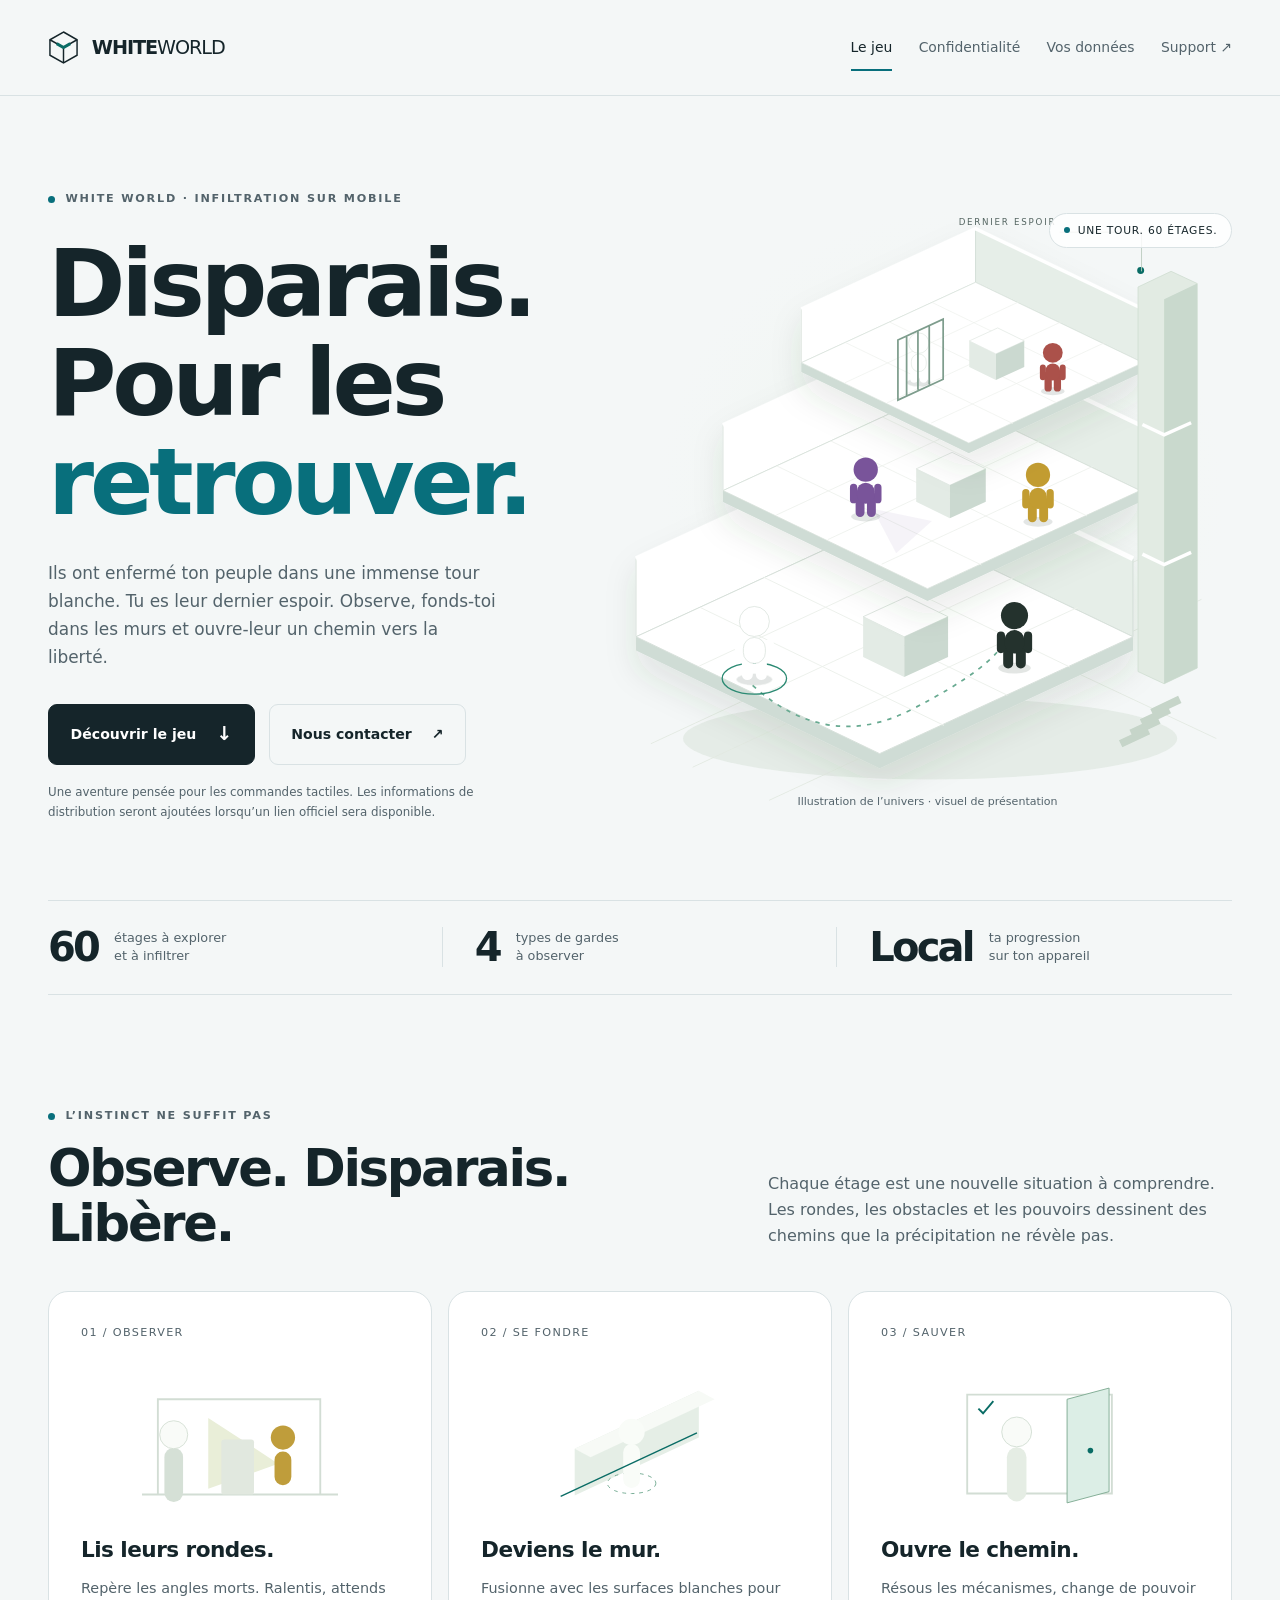
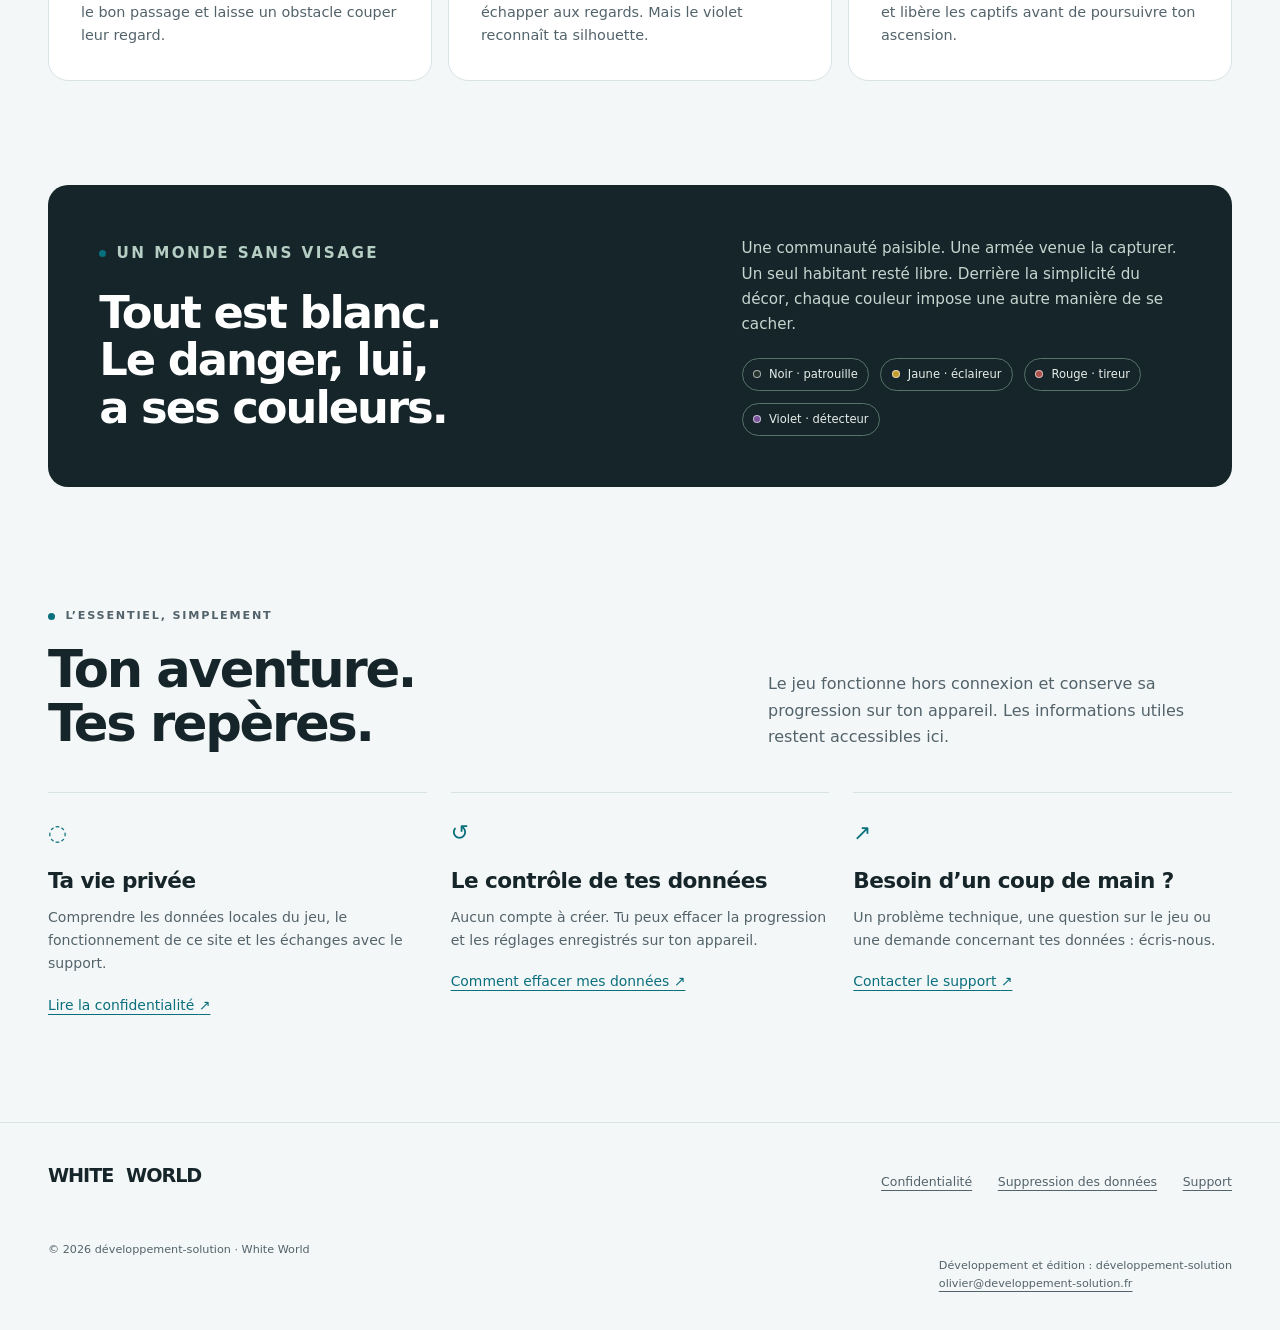
<file: index.html>
<!doctype html>
<html lang="fr">
<head>
  <meta charset="utf-8">
  <meta name="viewport" content="width=device-width, initial-scale=1">
  <meta name="theme-color" content="#f5f7f3">
  <meta name="description" content="White World, jeu mobile d’infiltration et de réflexion. Traversez 60 étages, fondez-vous dans les murs et libérez votre communauté.">
  <meta property="og:type" content="website">
  <meta property="og:locale" content="fr_FR">
  <meta property="og:site_name" content="White World">
  <meta property="og:title" content="White World — Disparais pour les retrouver">
  <meta property="og:description" content="Un monde blanc. Un peuple captif. 60 étages à infiltrer sur mobile.">
  <meta property="og:image" content="https://oliv66001.github.io/white-world/social-card.svg">
  <title>White World — Un jeu mobile d’infiltration</title>
  <link rel="icon" href="favicon.svg" type="image/svg+xml">
  <link rel="stylesheet" href="style.css">
  <script src="script.js" defer></script>
  <link rel="canonical" href="https://oliv66001.github.io/white-world/">
</head>
<body>
<a class="skip-link" href="#contenu">Aller au contenu</a>
<header class="site-header">
  <div class="container header-inner">
    <a class="brand" href="index.html" aria-label="White World, accueil">
      <svg class="brand-mark" viewBox="0 0 32 36" aria-hidden="true"><path d="m16 2 14 8v16l-14 8L2 26V10Z" fill="none" stroke="currentColor" stroke-width="1.5"/><path d="m2 10 14 8 14-8M16 18v16" fill="none" stroke="currentColor" stroke-width="1.5"/><path d="m9 14 7 4 7-4" fill="none" stroke="#096c65" stroke-width="3"/></svg>
      <span>WHITE<span>WORLD</span></span>
    </a>
    <button class="nav-toggle" type="button" aria-controls="navigation" aria-expanded="false" aria-label="Ouvrir le menu" hidden><svg viewBox="0 0 24 24" fill="none" stroke="currentColor" stroke-width="1.5" aria-hidden="true"><path d="M4 7h16M4 12h16M4 17h16"/></svg></button>
    <nav class="site-nav" id="navigation" aria-label="Navigation principale">
      <a href="index.html" aria-current="page">Le jeu</a>
      <a href="privacy.html">Confidentialité</a>
      <a href="delete-account.html">Vos données</a>
      <a href="support.html">Support <span aria-hidden="true">↗</span></a>
    </nav>
  </div>
</header>
<main id="contenu">
  <section class="container hero" aria-labelledby="hero-title">
    <div>
      <p class="eyebrow">White World · Infiltration sur mobile</p>
      <h1 id="hero-title">Disparais.<br>Pour les<br><em>retrouver.</em></h1>
      <p class="hero-copy">Ils ont enfermé ton peuple dans une immense tour blanche. Tu es leur dernier espoir. Observe, fonds-toi dans les murs et ouvre-leur un chemin vers la liberté.</p>
      <div class="button-row"><a class="button" href="#jouer">Découvrir le jeu <span class="button-arrow" aria-hidden="true">↓</span></a><a class="button secondary" href="support.html">Nous contacter <span aria-hidden="true">↗</span></a></div>
      <p class="release-note">Une aventure pensée pour les commandes tactiles. Les informations de distribution seront ajoutées lorsqu’un lien officiel sera disponible.</p>
    </div>
    <figure class="hero-art">
      <span class="art-label">Une tour. 60 étages.</span>
      <svg viewBox="0 0 700 700" role="img" aria-labelledby="tower-title tower-desc">
        <title id="tower-title">La tour blanche, un monde à infiltrer</title>
        <desc id="tower-desc">Illustration isométrique de salles blanches superposées. Un héros blanc se cache, des gardes noirs, jaunes, rouges et violets surveillent les passages, un captif attend sa libération.</desc>
        <defs>
          <radialGradient id="halo"><stop stop-color="#deeee5"/><stop offset="1" stop-color="#f5f7f3" stop-opacity="0"/></radialGradient>
          <filter id="room-shadow" x="-40%" y="-40%" width="190%" height="200%"><feDropShadow dx="0" dy="20" stdDeviation="17" flood-color="#29483f" flood-opacity=".1"/></filter>
          <g id="room"><polygon points="0,100 250,220 510,100 510,114 250,235 0,114" fill="#cfdcd5"/><polygon points="0,100 0,20 260,-100 260,-20" fill="#fff" stroke="#d9e3dc"/><polygon points="260,-100 510,20 510,100 260,-20" fill="#e6eee8" stroke="#d1ddd5"/><polygon points="0,100 260,-20 510,100 250,220" fill="#fff" stroke="#d7e1da"/><path d="m65 130 260-121M128 160 388 39M194 190 453 70M66 70l250 121M131 39l250 121M195 10l250 121" stroke="#edf1ec" stroke-width="1"/><path d="m0 20 260-120 250 120" fill="none" stroke="#fff" stroke-width="5"/></g>
          <g id="cover"><polygon points="0,0 48,-22 93,0 45,22" fill="#fff" stroke="#dae3dc"/><polygon points="0,0 45,22 45,66 0,44" fill="#e3ebe5"/><polygon points="45,22 93,0 93,44 45,66" fill="#cbd9d0"/></g>
          <g id="pawn"><ellipse cy="1" rx="18" ry="6" fill="#263f34" opacity=".13"/><path d="M-7-24v20M7-24v20" stroke="currentColor" stroke-width="11" stroke-linecap="round"/><path d="M-15-35v15M15-35v15" stroke="currentColor" stroke-width="9" stroke-linecap="round"/><rect x="-11" y="-41" width="22" height="26" rx="11" fill="currentColor"/><circle cy="-57" r="15" fill="currentColor"/></g>
        </defs>
        <circle cx="365" cy="340" r="330" fill="url(#halo)"/>
        <ellipse cx="353" cy="619" rx="284" ry="47" fill="#dce7de" opacity=".6"/>
        <path d="M32 625 365 470 682 619M80 652l535-249M168 690 665 459" fill="none" stroke="#e3eae1"/>
        <g filter="url(#room-shadow)"><use href="#room" transform="translate(15 390) scale(1.12)"/><use href="#cover" transform="translate(276 479) scale(1.05)"/></g>
        <path d="M149 558q86 77 182 28t111-84" fill="none" stroke="#68aa91" stroke-width="2" stroke-dasharray="5 7"/>
        <ellipse class="signal" cx="151" cy="550" rx="37" ry="18" fill="none" stroke="#2b8a73" stroke-width="1.5"/>
        <use href="#pawn" transform="translate(151 550) scale(1.15)" color="#fff" stroke="#cfdbd2" stroke-width=".6"/>
        <use href="#pawn" transform="translate(450 537) scale(1.04)" color="#24322d"/>
        <g filter="url(#room-shadow)"><use href="#room" transform="translate(115 240) scale(.94)"/><use href="#cover" transform="translate(337 309) scale(.86)"/></g>
        <use href="#pawn" transform="translate(279 363) scale(.93)" color="#79549a"/>
        <path d="m287 355 68 14-41 37Z" fill="#79549a" opacity=".07"/>
        <use href="#pawn" transform="translate(477 369) scale(.93)" color="#c29c31"/>
        <g filter="url(#room-shadow)"><use href="#room" transform="translate(205 110) scale(.77)"/><use href="#cover" transform="translate(398 162) scale(.68)"/></g>
        <use href="#pawn" transform="translate(340 209) scale(.78)" color="#fff" stroke="#cbd7ce" stroke-width=".6"/>
        <path d="m316 161 52-24v69l-52 24Zm10-5v69m13-75v68m13-74v68" fill="none" stroke="#7e9d8d" stroke-width="2"/>
        <use href="#pawn" transform="translate(494 219) scale(.76)" color="#ab514a"/>
        <path d="m592 100 38-18 30 14v442l-38 18-30-14Z" fill="#e2ebe3" stroke="#d1dfd4"/><path d="m622 114 38-18v442l-38 18Z" fill="#c9d9cd"/><path d="m597 258 25 12 31-14m-56 151 25 12 31-14" fill="none" stroke="#fff" stroke-width="4"/>
        <path d="m608 589 32-15m-44 27 32-15m-44 27 32-15m-44 27 32-15" stroke="#c6d5c9" stroke-width="9"/>
        <circle cx="595" cy="81" r="4" fill="#096c65"/>
        <path d="M596 82V37h-94" fill="none" stroke="#b9cabe"/>
        <text x="498" y="29" text-anchor="end" font-size="10" letter-spacing="2" fill="#536460" font-family="system-ui,sans-serif">DERNIER ESPOIR</text>
      </svg>
      <figcaption>Illustration de l’univers · visuel de présentation</figcaption>
    </figure>
  </section>
  <div class="container metrics" aria-label="Le jeu en trois repères"><div class="metric"><strong>60</strong><span>étages à explorer<br>et à infiltrer</span></div><div class="metric"><strong>4</strong><span>types de gardes<br>à observer</span></div><div class="metric"><strong>Local</strong><span>ta progression<br>sur ton appareil</span></div></div>
  <section class="container section" id="jouer" aria-labelledby="mechanics-title">
    <div class="section-heading"><div><p class="eyebrow">L’instinct ne suffit pas</p><h2 id="mechanics-title">Observe. Disparais.<br>Libère.</h2></div><p>Chaque étage est une nouvelle situation à comprendre. Les rondes, les obstacles et les pouvoirs dessinent des chemins que la précipitation ne révèle pas.</p></div>
    <div class="mechanics">
      <article class="mechanic"><span class="card-index">01 / OBSERVER</span><svg viewBox="0 0 240 150" aria-hidden="true"><path d="M15 128h210M32 128V26h174v102" fill="none" stroke="#d2ddd4" stroke-width="2"/><path d="m161 95-75-49v76Z" fill="#e9eed8"/><rect x="100" y="69" width="35" height="59" rx="3" fill="#e1e8df"/><circle cx="166" cy="67" r="13" fill="#bf9d3b"/><rect x="157" y="82" width="18" height="36" rx="9" fill="#bf9d3b"/><path d="M49 126V88" stroke="#d5e0d6" stroke-width="20" stroke-linecap="round"/><circle cx="49" cy="64" r="15" fill="#f9fbf8" stroke="#d5e0d6"/></svg><h3>Lis leurs rondes.</h3><p>Repère les angles morts. Ralentis, attends le bon passage et laisse un obstacle couper leur regard.</p></article>
      <article class="mechanic"><span class="card-index">02 / SE FONDRE</span><svg viewBox="0 0 240 150" aria-hidden="true"><path d="m50 129 133-62V17L50 79Z" fill="#e5eee6"/><path d="m50 79 133-62 17 9L67 88Z" fill="#f7faf6"/><ellipse cx="111" cy="116" rx="26" ry="11" fill="none" stroke="#72a991" stroke-dasharray="4 5"/><path d="M111 112V83" stroke="#f9fcf8" stroke-width="18" stroke-linecap="round"/><circle cx="111" cy="61" r="14" fill="#f9fcf8"/><path d="m35 130 146-68" fill="none" stroke="#096c65" stroke-width="1.5"/></svg><h3>Deviens le mur.</h3><p>Fusionne avec les surfaces blanches pour échapper aux regards. Mais le violet reconnaît ta silhouette.</p></article>
      <article class="mechanic"><span class="card-index">03 / SAUVER</span><svg viewBox="0 0 240 150" aria-hidden="true"><path d="M42 127h155V21H42Z" fill="none" stroke="#d2ddd4" stroke-width="2"/><path d="m149 26 45-12v111l-45 12Z" fill="#dceee6" stroke="#7eaa92"/><circle cx="174" cy="81" r="3" fill="#096c65"/><path d="M95 125V88" stroke="#e5ede4" stroke-width="21" stroke-linecap="round"/><circle cx="95" cy="61" r="16" fill="#f9fbf8" stroke="#d3dfd4"/><path d="m54 36 5 5 11-13" fill="none" stroke="#096c65" stroke-width="2"/></svg><h3>Ouvre le chemin.</h3><p>Résous les mécanismes, change de pouvoir et libère les captifs avant de poursuivre ton ascension.</p></article>
    </div>
  </section>
  <section class="container story-band" aria-labelledby="story-title"><div><p class="eyebrow">Un monde sans visage</p><h2 id="story-title">Tout est blanc.<br>Le danger, lui,<br>a ses couleurs.</h2></div><div><p>Une communauté paisible. Une armée venue la capturer. Un seul habitant resté libre. Derrière la simplicité du décor, chaque couleur impose une autre manière de se cacher.</p><div class="guard-list" aria-label="Les types de gardes"><span class="guard-tag"><i style="--guard:#24322d" aria-hidden="true"></i>Noir · patrouille</span><span class="guard-tag"><i style="--guard:#c29c31" aria-hidden="true"></i>Jaune · éclaireur</span><span class="guard-tag"><i style="--guard:#ab514a" aria-hidden="true"></i>Rouge · tireur</span><span class="guard-tag"><i style="--guard:#79549a" aria-hidden="true"></i>Violet · détecteur</span></div></div></section>
  <section class="container section" aria-labelledby="care-title"><div class="section-heading"><div><p class="eyebrow">L’essentiel, simplement</p><h2 id="care-title">Ton aventure.<br>Tes repères.</h2></div><p>Le jeu fonctionne hors connexion et conserve sa progression sur ton appareil. Les informations utiles restent accessibles ici.</p></div><div class="care-grid"><article class="care-card"><div class="care-icon" aria-hidden="true">◌</div><h3>Ta vie privée</h3><p>Comprendre les données locales du jeu, le fonctionnement de ce site et les échanges avec le support.</p><a href="privacy.html">Lire la confidentialité <span aria-hidden="true">↗</span></a></article><article class="care-card"><div class="care-icon" aria-hidden="true">↺</div><h3>Le contrôle de tes données</h3><p>Aucun compte à créer. Tu peux effacer la progression et les réglages enregistrés sur ton appareil.</p><a href="delete-account.html">Comment effacer mes données <span aria-hidden="true">↗</span></a></article><article class="care-card"><div class="care-icon" aria-hidden="true">↗</div><h3>Besoin d’un coup de main ?</h3><p>Un problème technique, une question sur le jeu ou une demande concernant tes données : écris-nous.</p><a href="support.html">Contacter le support <span aria-hidden="true">↗</span></a></article></div></section>
</main>
<footer class="site-footer"><div class="container"><div class="footer-top"><a class="brand" href="index.html">WHITE<span>WORLD</span></a><nav class="footer-links" aria-label="Liens de pied de page"><a href="privacy.html">Confidentialité</a><a href="delete-account.html">Suppression des données</a><a href="support.html">Support</a></nav></div><div class="footer-bottom"><p>© 2026 développement-solution · White World</p><p>Développement et édition : développement-solution<br><a href="mailto:olivier@developpement-solution.fr">olivier@developpement-solution.fr</a></p></div></div></footer>
</body>
</html>
</file>
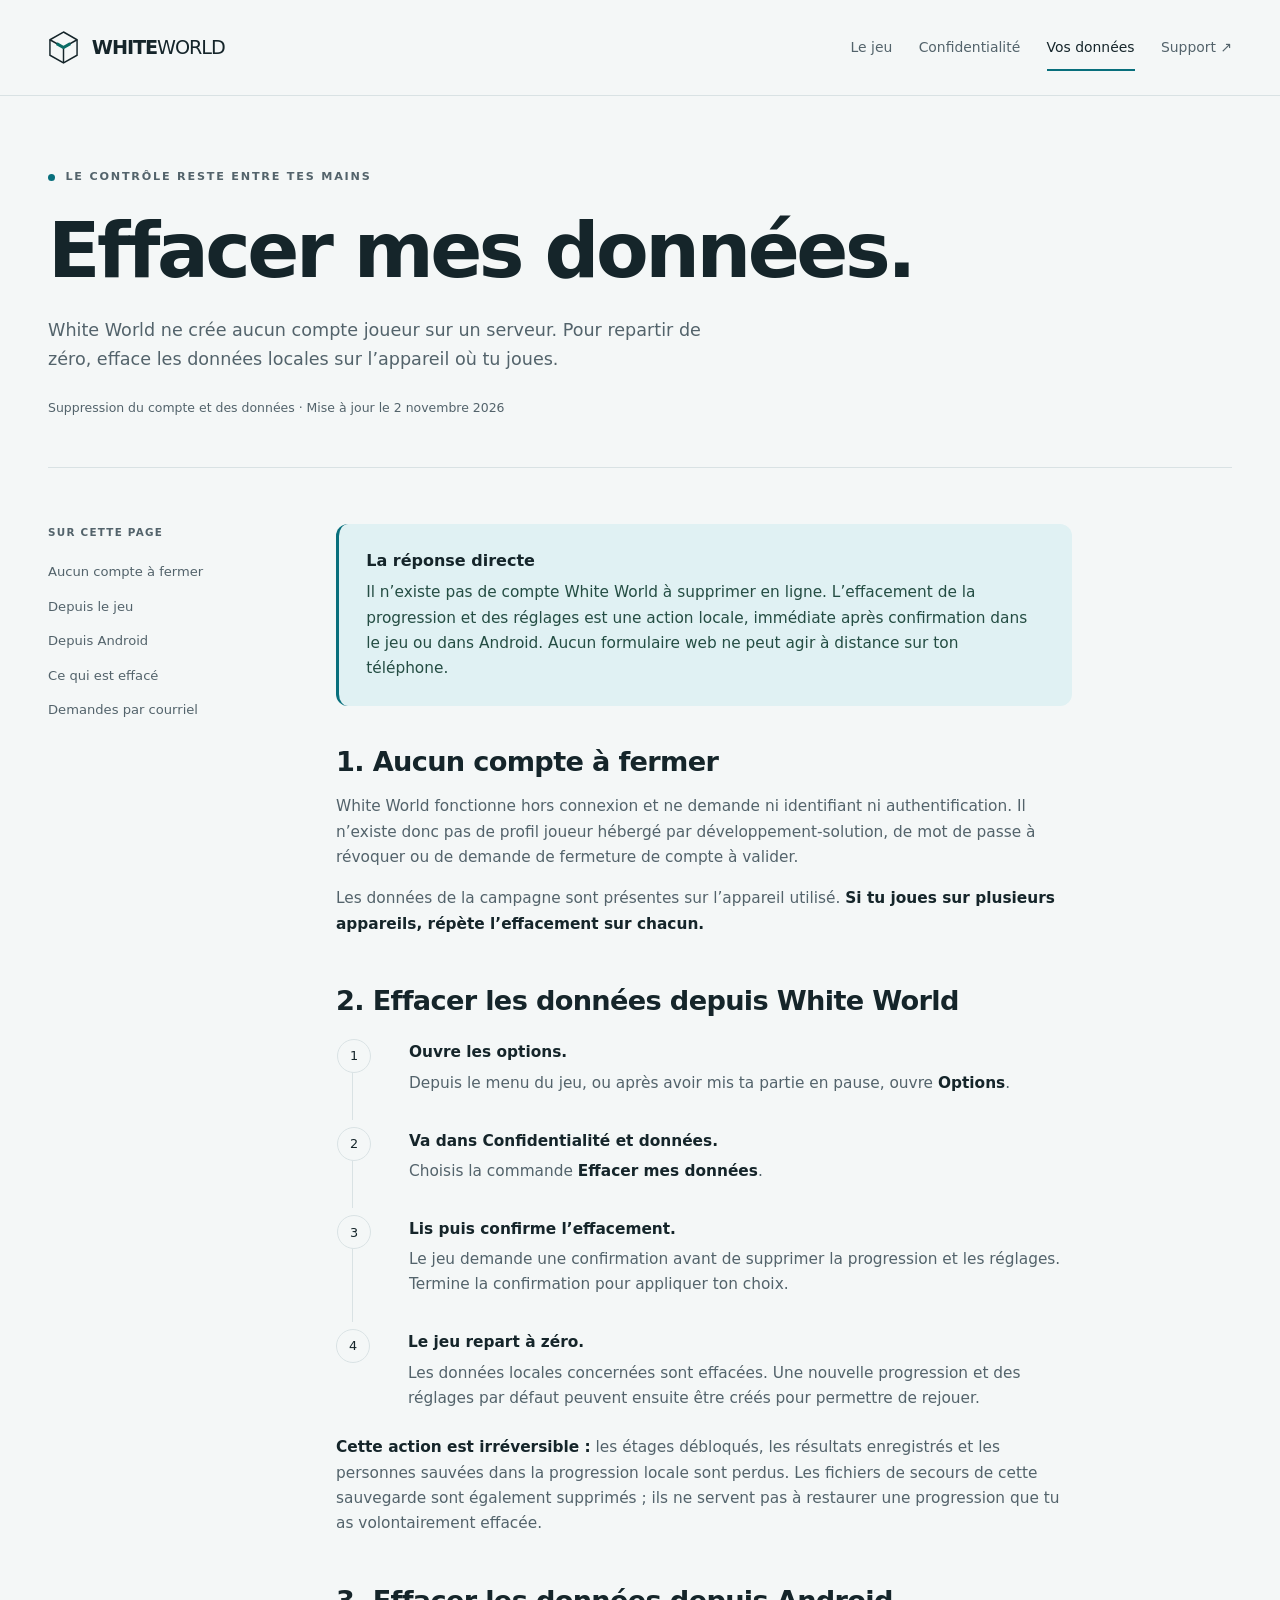
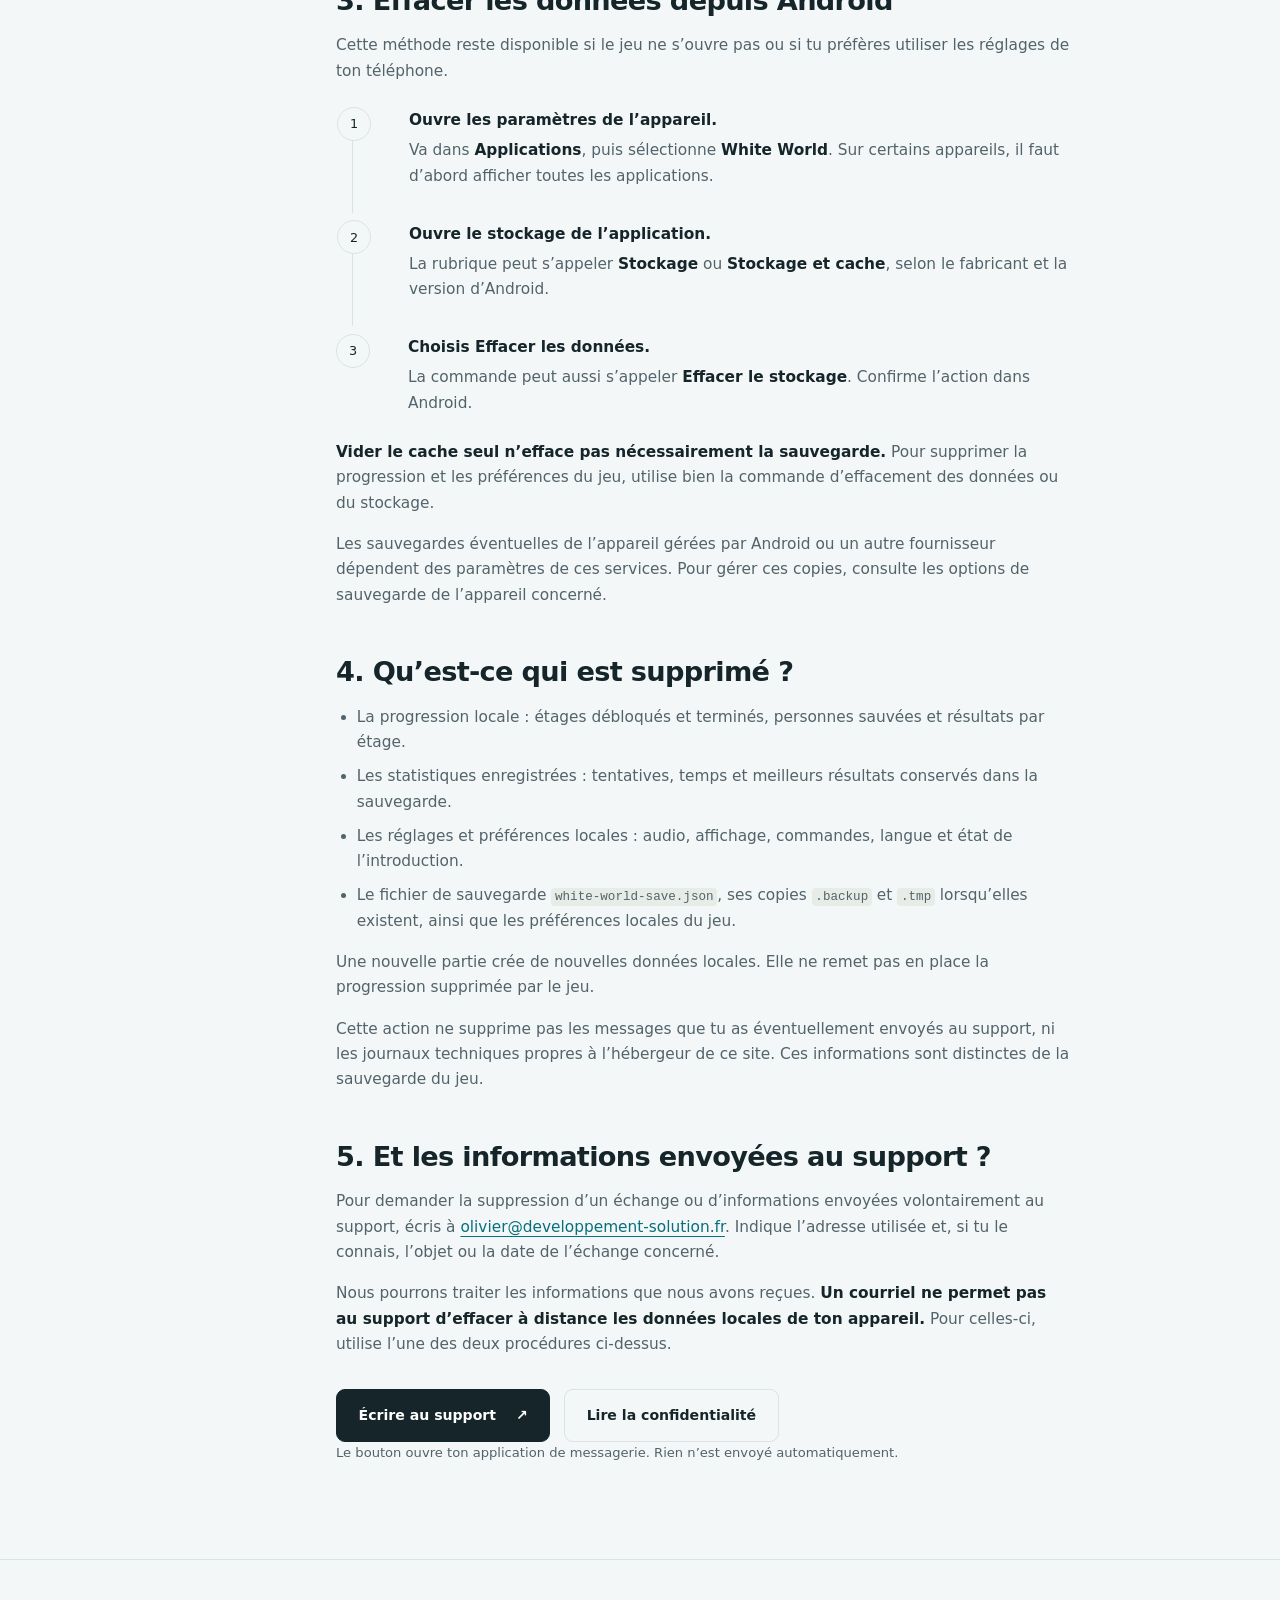
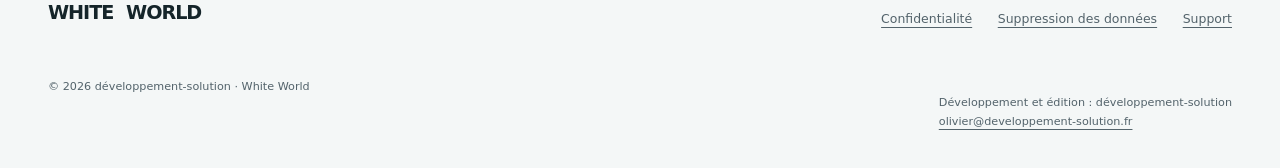
<file: delete-account.html>
<!doctype html>
<html lang="fr">
<head>
  <meta charset="utf-8">
  <meta name="viewport" content="width=device-width, initial-scale=1">
  <meta name="theme-color" content="#f5f7f3">
  <meta name="description" content="White World ne crée pas de compte en ligne. Découvrez comment effacer immédiatement la progression et les réglages stockés sur votre appareil.">
  <meta property="og:type" content="website">
  <meta property="og:locale" content="fr_FR">
  <meta property="og:site_name" content="White World">
  <meta property="og:title" content="Suppression du compte et des données — White World">
  <meta property="og:description" content="White World ne crée pas de compte en ligne. Découvrez comment effacer immédiatement la progression et les réglages stockés sur votre appareil.">
  <meta property="og:image" content="https://oliv66001.github.io/white-world/social-card.svg">
  <title>Suppression du compte et des données — White World</title>
  <link rel="icon" href="favicon.svg" type="image/svg+xml">
  <link rel="stylesheet" href="style.css">
  <script src="script.js" defer></script>
  <link rel="canonical" href="https://oliv66001.github.io/white-world/delete-account.html">
</head>
<body>
<a class="skip-link" href="#contenu">Aller au contenu</a>
<header class="site-header">
  <div class="container header-inner">
    <a class="brand" href="index.html" aria-label="White World, accueil">
      <svg class="brand-mark" viewBox="0 0 32 36" aria-hidden="true"><path d="m16 2 14 8v16l-14 8L2 26V10Z" fill="none" stroke="currentColor" stroke-width="1.5"/><path d="m2 10 14 8 14-8M16 18v16" fill="none" stroke="currentColor" stroke-width="1.5"/><path d="m9 14 7 4 7-4" fill="none" stroke="#096c65" stroke-width="3"/></svg>
      <span>WHITE<span>WORLD</span></span>
    </a>
    <button class="nav-toggle" type="button" aria-controls="navigation" aria-expanded="false" aria-label="Ouvrir le menu" hidden><svg viewBox="0 0 24 24" fill="none" stroke="currentColor" stroke-width="1.5" aria-hidden="true"><path d="M4 7h16M4 12h16M4 17h16"/></svg></button>
    <nav class="site-nav" id="navigation" aria-label="Navigation principale">
      <a href="index.html">Le jeu</a>
      <a href="privacy.html">Confidentialité</a>
      <a href="delete-account.html" aria-current="page">Vos données</a>
      <a href="support.html">Support <span aria-hidden="true">↗</span></a>
    </nav>
  </div>
</header>

<main id="contenu">
  <section class="container page-hero"><p class="eyebrow">Le contrôle reste entre tes mains</p><h1>Effacer mes données.</h1><p class="page-intro">White World ne crée aucun compte joueur sur un serveur. Pour repartir de zéro, efface les données locales sur l’appareil où tu joues.</p><p class="updated">Suppression du compte et des données · Mise à jour le 2 novembre 2026</p></section>
  <div class="container document-grid">
    <nav class="toc" aria-label="Sommaire de la suppression"><strong>Sur cette page</strong><a href="#aucun-compte">Aucun compte à fermer</a><a href="#dans-le-jeu">Depuis le jeu</a><a href="#android">Depuis Android</a><a href="#effacement">Ce qui est effacé</a><a href="#courriel">Demandes par courriel</a></nav>
    <article class="prose">
      <div class="callout"><strong>La réponse directe</strong><p>Il n’existe pas de compte White World à supprimer en ligne. L’effacement de la progression et des réglages est une action locale, immédiate après confirmation dans le jeu ou dans Android. Aucun formulaire web ne peut agir à distance sur ton téléphone.</p></div>
      <section id="aucun-compte"><h2>1. Aucun compte à fermer</h2><p>White World fonctionne hors connexion et ne demande ni identifiant ni authentification. Il n’existe donc pas de profil joueur hébergé par développement-solution, de mot de passe à révoquer ou de demande de fermeture de compte à valider.</p><p>Les données de la campagne sont présentes sur l’appareil utilisé. <strong>Si tu joues sur plusieurs appareils, répète l’effacement sur chacun.</strong></p></section>
      <section id="dans-le-jeu"><h2>2. Effacer les données depuis White World</h2><ol class="steps"><li><strong>Ouvre les options.</strong>Depuis le menu du jeu, ou après avoir mis ta partie en pause, ouvre <strong>Options</strong>.</li><li><strong>Va dans Confidentialité et données.</strong>Choisis la commande <strong>Effacer mes données</strong>.</li><li><strong>Lis puis confirme l’effacement.</strong>Le jeu demande une confirmation avant de supprimer la progression et les réglages. Termine la confirmation pour appliquer ton choix.</li><li><strong>Le jeu repart à zéro.</strong>Les données locales concernées sont effacées. Une nouvelle progression et des réglages par défaut peuvent ensuite être créés pour permettre de rejouer.</li></ol><p><strong>Cette action est irréversible :</strong> les étages débloqués, les résultats enregistrés et les personnes sauvées dans la progression locale sont perdus. Les fichiers de secours de cette sauvegarde sont également supprimés ; ils ne servent pas à restaurer une progression que tu as volontairement effacée.</p></section>
      <section id="android"><h2>3. Effacer les données depuis Android</h2><p>Cette méthode reste disponible si le jeu ne s’ouvre pas ou si tu préfères utiliser les réglages de ton téléphone.</p><ol class="steps"><li><strong>Ouvre les paramètres de l’appareil.</strong>Va dans <strong>Applications</strong>, puis sélectionne <strong>White World</strong>. Sur certains appareils, il faut d’abord afficher toutes les applications.</li><li><strong>Ouvre le stockage de l’application.</strong>La rubrique peut s’appeler <strong>Stockage</strong> ou <strong>Stockage et cache</strong>, selon le fabricant et la version d’Android.</li><li><strong>Choisis Effacer les données.</strong>La commande peut aussi s’appeler <strong>Effacer le stockage</strong>. Confirme l’action dans Android.</li></ol><p><strong>Vider le cache seul n’efface pas nécessairement la sauvegarde.</strong> Pour supprimer la progression et les préférences du jeu, utilise bien la commande d’effacement des données ou du stockage.</p><p>Les sauvegardes éventuelles de l’appareil gérées par Android ou un autre fournisseur dépendent des paramètres de ces services. Pour gérer ces copies, consulte les options de sauvegarde de l’appareil concerné.</p></section>
      <section id="effacement"><h2>4. Qu’est-ce qui est supprimé ?</h2><ul><li>La progression locale : étages débloqués et terminés, personnes sauvées et résultats par étage.</li><li>Les statistiques enregistrées : tentatives, temps et meilleurs résultats conservés dans la sauvegarde.</li><li>Les réglages et préférences locales : audio, affichage, commandes, langue et état de l’introduction.</li><li>Le fichier de sauvegarde <code>white-world-save.json</code>, ses copies <code>.backup</code> et <code>.tmp</code> lorsqu’elles existent, ainsi que les préférences locales du jeu.</li></ul><p>Une nouvelle partie crée de nouvelles données locales. Elle ne remet pas en place la progression supprimée par le jeu.</p><p>Cette action ne supprime pas les messages que tu as éventuellement envoyés au support, ni les journaux techniques propres à l’hébergeur de ce site. Ces informations sont distinctes de la sauvegarde du jeu.</p></section>
      <section id="courriel"><h2>5. Et les informations envoyées au support ?</h2><p>Pour demander la suppression d’un échange ou d’informations envoyées volontairement au support, écris à <a href="mailto:olivier@developpement-solution.fr?subject=White%20World%20%E2%80%94%20suppression%20de%20mes%20donn%C3%A9es">olivier@developpement-solution.fr</a>. Indique l’adresse utilisée et, si tu le connais, l’objet ou la date de l’échange concerné.</p><p>Nous pourrons traiter les informations que nous avons reçues. <strong>Un courriel ne permet pas au support d’effacer à distance les données locales de ton appareil.</strong> Pour celles-ci, utilise l’une des deux procédures ci-dessus.</p><div class="button-row"><a class="button" href="mailto:olivier@developpement-solution.fr?subject=White%20World%20%E2%80%94%20suppression%20de%20mes%20donn%C3%A9es">Écrire au support <span aria-hidden="true">↗</span></a><a class="button secondary" href="privacy.html">Lire la confidentialité</a></div><p class="inline-note">Le bouton ouvre ton application de messagerie. Rien n’est envoyé automatiquement.</p></section>
    </article>
  </div>
</main>

<footer class="site-footer"><div class="container"><div class="footer-top"><a class="brand" href="index.html">WHITE<span>WORLD</span></a><nav class="footer-links" aria-label="Liens de pied de page"><a href="privacy.html">Confidentialité</a><a href="delete-account.html">Suppression des données</a><a href="support.html">Support</a></nav></div><div class="footer-bottom"><p>© 2026 développement-solution · White World</p><p>Développement et édition : développement-solution<br><a href="mailto:olivier@developpement-solution.fr">olivier@developpement-solution.fr</a></p></div></div></footer>
</body>
</html>
</file>
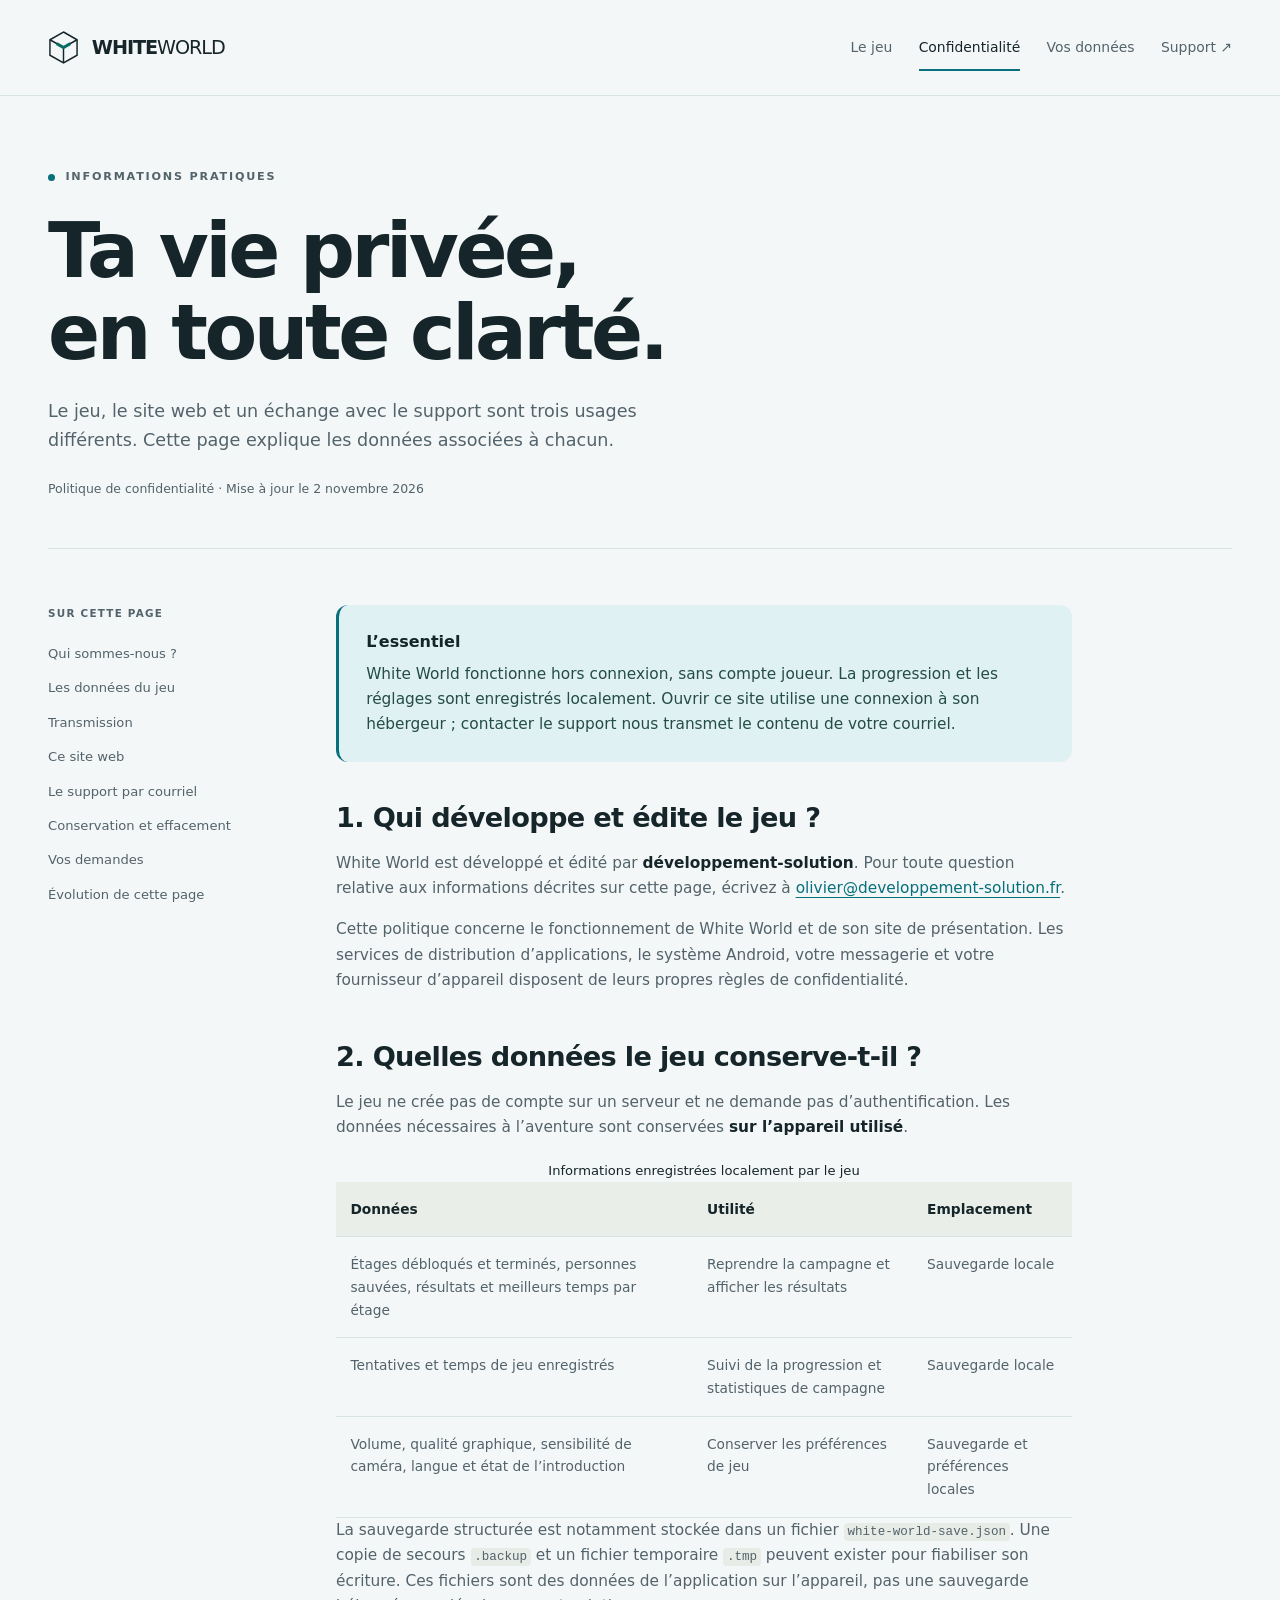
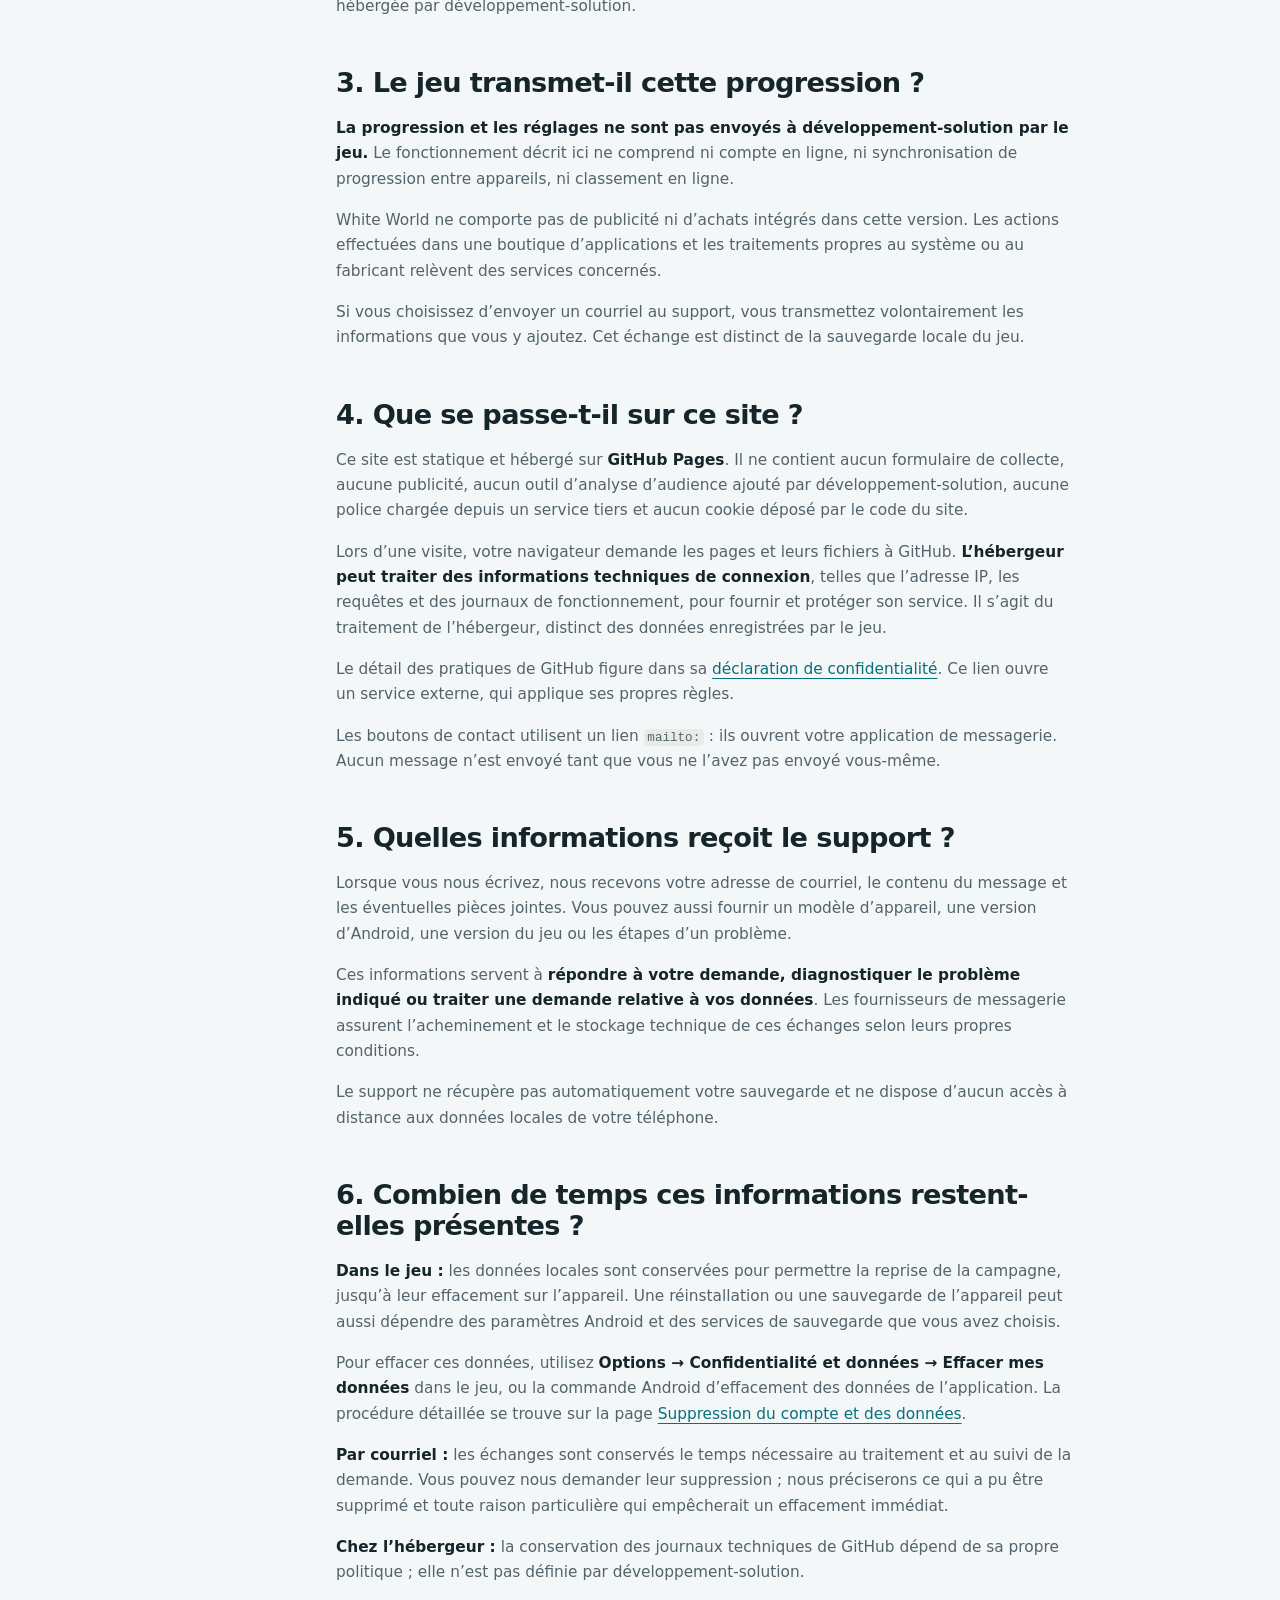
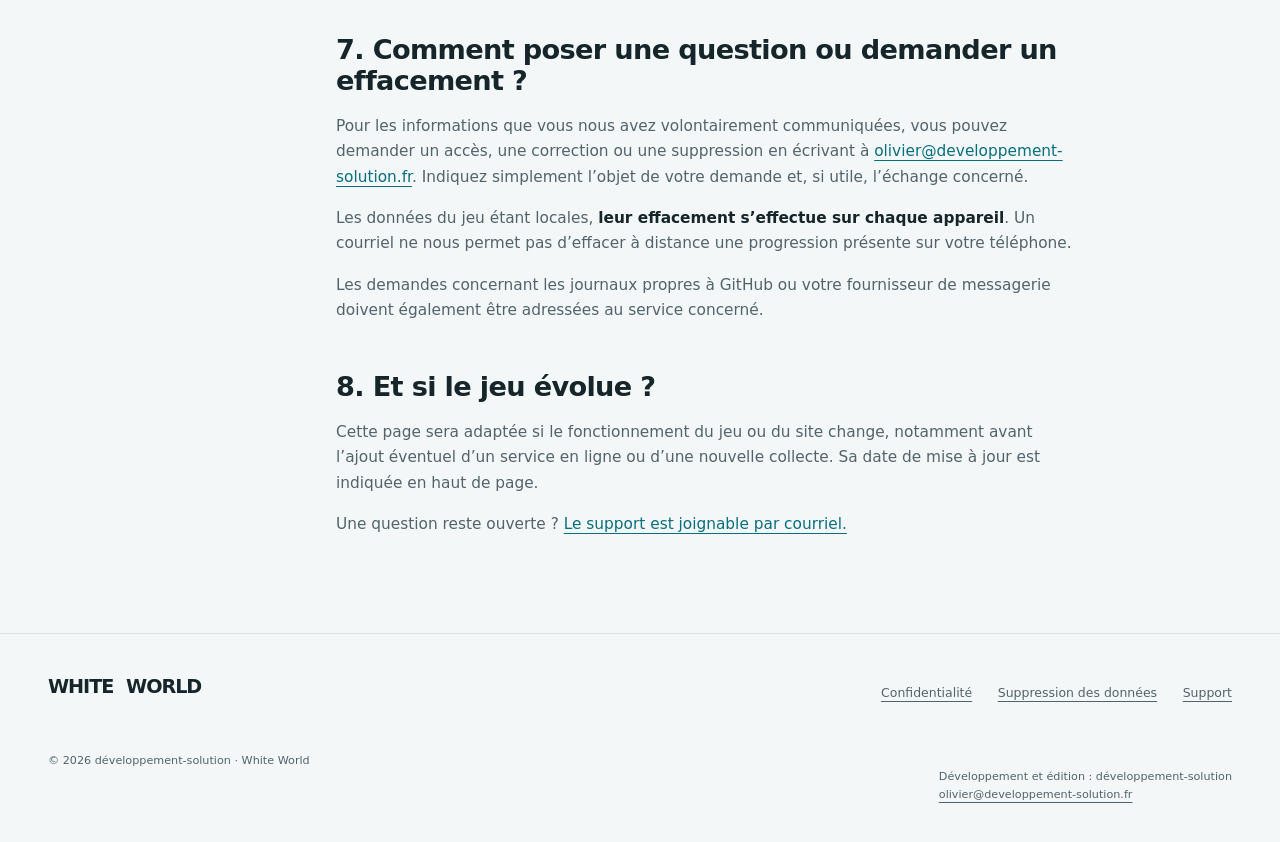
<file: privacy.html>
<!doctype html>
<html lang="fr">
<head>
  <meta charset="utf-8">
  <meta name="viewport" content="width=device-width, initial-scale=1">
  <meta name="theme-color" content="#f5f7f3">
  <meta name="description" content="Comment White World conserve vos données de jeu sur votre appareil, et comment ce site et le support traitent les informations qui leur sont communiquées.">
  <meta property="og:type" content="website">
  <meta property="og:locale" content="fr_FR">
  <meta property="og:site_name" content="White World">
  <meta property="og:title" content="Confidentialité — White World">
  <meta property="og:description" content="Comment White World conserve vos données de jeu sur votre appareil, et comment ce site et le support traitent les informations qui leur sont communiquées.">
  <meta property="og:image" content="https://oliv66001.github.io/white-world/social-card.svg">
  <title>Confidentialité — White World</title>
  <link rel="icon" href="favicon.svg" type="image/svg+xml">
  <link rel="stylesheet" href="style.css">
  <script src="script.js" defer></script>
  <link rel="canonical" href="https://oliv66001.github.io/white-world/privacy.html">
</head>
<body>
<a class="skip-link" href="#contenu">Aller au contenu</a>
<header class="site-header">
  <div class="container header-inner">
    <a class="brand" href="index.html" aria-label="White World, accueil">
      <svg class="brand-mark" viewBox="0 0 32 36" aria-hidden="true"><path d="m16 2 14 8v16l-14 8L2 26V10Z" fill="none" stroke="currentColor" stroke-width="1.5"/><path d="m2 10 14 8 14-8M16 18v16" fill="none" stroke="currentColor" stroke-width="1.5"/><path d="m9 14 7 4 7-4" fill="none" stroke="#096c65" stroke-width="3"/></svg>
      <span>WHITE<span>WORLD</span></span>
    </a>
    <button class="nav-toggle" type="button" aria-controls="navigation" aria-expanded="false" aria-label="Ouvrir le menu" hidden><svg viewBox="0 0 24 24" fill="none" stroke="currentColor" stroke-width="1.5" aria-hidden="true"><path d="M4 7h16M4 12h16M4 17h16"/></svg></button>
    <nav class="site-nav" id="navigation" aria-label="Navigation principale">
      <a href="index.html">Le jeu</a>
      <a href="privacy.html" aria-current="page">Confidentialité</a>
      <a href="delete-account.html">Vos données</a>
      <a href="support.html">Support <span aria-hidden="true">↗</span></a>
    </nav>
  </div>
</header>

<main id="contenu">
  <section class="container page-hero"><p class="eyebrow">Informations pratiques</p><h1>Ta vie privée,<br>en toute clarté.</h1><p class="page-intro">Le jeu, le site web et un échange avec le support sont trois usages différents. Cette page explique les données associées à chacun.</p><p class="updated">Politique de confidentialité · Mise à jour le 2 novembre 2026</p></section>
  <div class="container document-grid">
    <nav class="toc" aria-label="Sommaire de la confidentialité"><strong>Sur cette page</strong><a href="#responsable">Qui sommes-nous ?</a><a href="#jeu">Les données du jeu</a><a href="#transmission">Transmission</a><a href="#site">Ce site web</a><a href="#courriels">Le support par courriel</a><a href="#conservation">Conservation et effacement</a><a href="#demandes">Vos demandes</a><a href="#evolution">Évolution de cette page</a></nav>
    <article class="prose">
      <div class="callout"><strong>L’essentiel</strong><p>White World fonctionne hors connexion, sans compte joueur. La progression et les réglages sont enregistrés localement. Ouvrir ce site utilise une connexion à son hébergeur ; contacter le support nous transmet le contenu de votre courriel.</p></div>
      <section id="responsable"><h2>1. Qui développe et édite le jeu ?</h2><p>White World est développé et édité par <strong>développement-solution</strong>. Pour toute question relative aux informations décrites sur cette page, écrivez à <a href="mailto:olivier@developpement-solution.fr">olivier@developpement-solution.fr</a>.</p><p>Cette politique concerne le fonctionnement de White World et de son site de présentation. Les services de distribution d’applications, le système Android, votre messagerie et votre fournisseur d’appareil disposent de leurs propres règles de confidentialité.</p></section>
      <section id="jeu"><h2>2. Quelles données le jeu conserve-t-il ?</h2><p>Le jeu ne crée pas de compte sur un serveur et ne demande pas d’authentification. Les données nécessaires à l’aventure sont conservées <strong>sur l’appareil utilisé</strong>.</p><div class="table-wrap"><table class="data-table"><caption class="inline-note">Informations enregistrées localement par le jeu</caption><thead><tr><th scope="col">Données</th><th scope="col">Utilité</th><th scope="col">Emplacement</th></tr></thead><tbody><tr><td>Étages débloqués et terminés, personnes sauvées, résultats et meilleurs temps par étage</td><td>Reprendre la campagne et afficher les résultats</td><td>Sauvegarde locale</td></tr><tr><td>Tentatives et temps de jeu enregistrés</td><td>Suivi de la progression et statistiques de campagne</td><td>Sauvegarde locale</td></tr><tr><td>Volume, qualité graphique, sensibilité de caméra, langue et état de l’introduction</td><td>Conserver les préférences de jeu</td><td>Sauvegarde et préférences locales</td></tr></tbody></table></div><p>La sauvegarde structurée est notamment stockée dans un fichier <code>white-world-save.json</code>. Une copie de secours <code>.backup</code> et un fichier temporaire <code>.tmp</code> peuvent exister pour fiabiliser son écriture. Ces fichiers sont des données de l’application sur l’appareil, pas une sauvegarde hébergée par développement-solution.</p></section>
      <section id="transmission"><h2>3. Le jeu transmet-il cette progression ?</h2><p><strong>La progression et les réglages ne sont pas envoyés à développement-solution par le jeu.</strong> Le fonctionnement décrit ici ne comprend ni compte en ligne, ni synchronisation de progression entre appareils, ni classement en ligne.</p><p>White World ne comporte pas de publicité ni d’achats intégrés dans cette version. Les actions effectuées dans une boutique d’applications et les traitements propres au système ou au fabricant relèvent des services concernés.</p><p>Si vous choisissez d’envoyer un courriel au support, vous transmettez volontairement les informations que vous y ajoutez. Cet échange est distinct de la sauvegarde locale du jeu.</p></section>
      <section id="site"><h2>4. Que se passe-t-il sur ce site ?</h2><p>Ce site est statique et hébergé sur <strong>GitHub Pages</strong>. Il ne contient aucun formulaire de collecte, aucune publicité, aucun outil d’analyse d’audience ajouté par développement-solution, aucune police chargée depuis un service tiers et aucun cookie déposé par le code du site.</p><p>Lors d’une visite, votre navigateur demande les pages et leurs fichiers à GitHub. <strong>L’hébergeur peut traiter des informations techniques de connexion</strong>, telles que l’adresse IP, les requêtes et des journaux de fonctionnement, pour fournir et protéger son service. Il s’agit du traitement de l’hébergeur, distinct des données enregistrées par le jeu.</p><p>Le détail des pratiques de GitHub figure dans sa <a href="https://docs.github.com/fr/site-policy/privacy-policies/github-general-privacy-statement" rel="external">déclaration de confidentialité</a>. Ce lien ouvre un service externe, qui applique ses propres règles.</p><p>Les boutons de contact utilisent un lien <code>mailto:</code> : ils ouvrent votre application de messagerie. Aucun message n’est envoyé tant que vous ne l’avez pas envoyé vous-même.</p></section>
      <section id="courriels"><h2>5. Quelles informations reçoit le support ?</h2><p>Lorsque vous nous écrivez, nous recevons votre adresse de courriel, le contenu du message et les éventuelles pièces jointes. Vous pouvez aussi fournir un modèle d’appareil, une version d’Android, une version du jeu ou les étapes d’un problème.</p><p>Ces informations servent à <strong>répondre à votre demande, diagnostiquer le problème indiqué ou traiter une demande relative à vos données</strong>. Les fournisseurs de messagerie assurent l’acheminement et le stockage technique de ces échanges selon leurs propres conditions.</p><p>Le support ne récupère pas automatiquement votre sauvegarde et ne dispose d’aucun accès à distance aux données locales de votre téléphone.</p></section>
      <section id="conservation"><h2>6. Combien de temps ces informations restent-elles présentes ?</h2><p><strong>Dans le jeu :</strong> les données locales sont conservées pour permettre la reprise de la campagne, jusqu’à leur effacement sur l’appareil. Une réinstallation ou une sauvegarde de l’appareil peut aussi dépendre des paramètres Android et des services de sauvegarde que vous avez choisis.</p><p>Pour effacer ces données, utilisez <strong>Options → Confidentialité et données → Effacer mes données</strong> dans le jeu, ou la commande Android d’effacement des données de l’application. La procédure détaillée se trouve sur la page <a href="delete-account.html">Suppression du compte et des données</a>.</p><p><strong>Par courriel :</strong> les échanges sont conservés le temps nécessaire au traitement et au suivi de la demande. Vous pouvez nous demander leur suppression ; nous préciserons ce qui a pu être supprimé et toute raison particulière qui empêcherait un effacement immédiat.</p><p><strong>Chez l’hébergeur :</strong> la conservation des journaux techniques de GitHub dépend de sa propre politique ; elle n’est pas définie par développement-solution.</p></section>
      <section id="demandes"><h2>7. Comment poser une question ou demander un effacement ?</h2><p>Pour les informations que vous nous avez volontairement communiquées, vous pouvez demander un accès, une correction ou une suppression en écrivant à <a href="mailto:olivier@developpement-solution.fr?subject=White%20World%20%E2%80%94%20demande%20concernant%20mes%20donn%C3%A9es">olivier@developpement-solution.fr</a>. Indiquez simplement l’objet de votre demande et, si utile, l’échange concerné.</p><p>Les données du jeu étant locales, <strong>leur effacement s’effectue sur chaque appareil</strong>. Un courriel ne nous permet pas d’effacer à distance une progression présente sur votre téléphone.</p><p>Les demandes concernant les journaux propres à GitHub ou votre fournisseur de messagerie doivent également être adressées au service concerné.</p></section>
      <section id="evolution"><h2>8. Et si le jeu évolue ?</h2><p>Cette page sera adaptée si le fonctionnement du jeu ou du site change, notamment avant l’ajout éventuel d’un service en ligne ou d’une nouvelle collecte. Sa date de mise à jour est indiquée en haut de page.</p><p>Une question reste ouverte ? <a href="support.html">Le support est joignable par courriel.</a></p></section>
    </article>
  </div>
</main>

<footer class="site-footer"><div class="container"><div class="footer-top"><a class="brand" href="index.html">WHITE<span>WORLD</span></a><nav class="footer-links" aria-label="Liens de pied de page"><a href="privacy.html">Confidentialité</a><a href="delete-account.html">Suppression des données</a><a href="support.html">Support</a></nav></div><div class="footer-bottom"><p>© 2026 développement-solution · White World</p><p>Développement et édition : développement-solution<br><a href="mailto:olivier@developpement-solution.fr">olivier@developpement-solution.fr</a></p></div></div></footer>
</body>
</html>
</file>
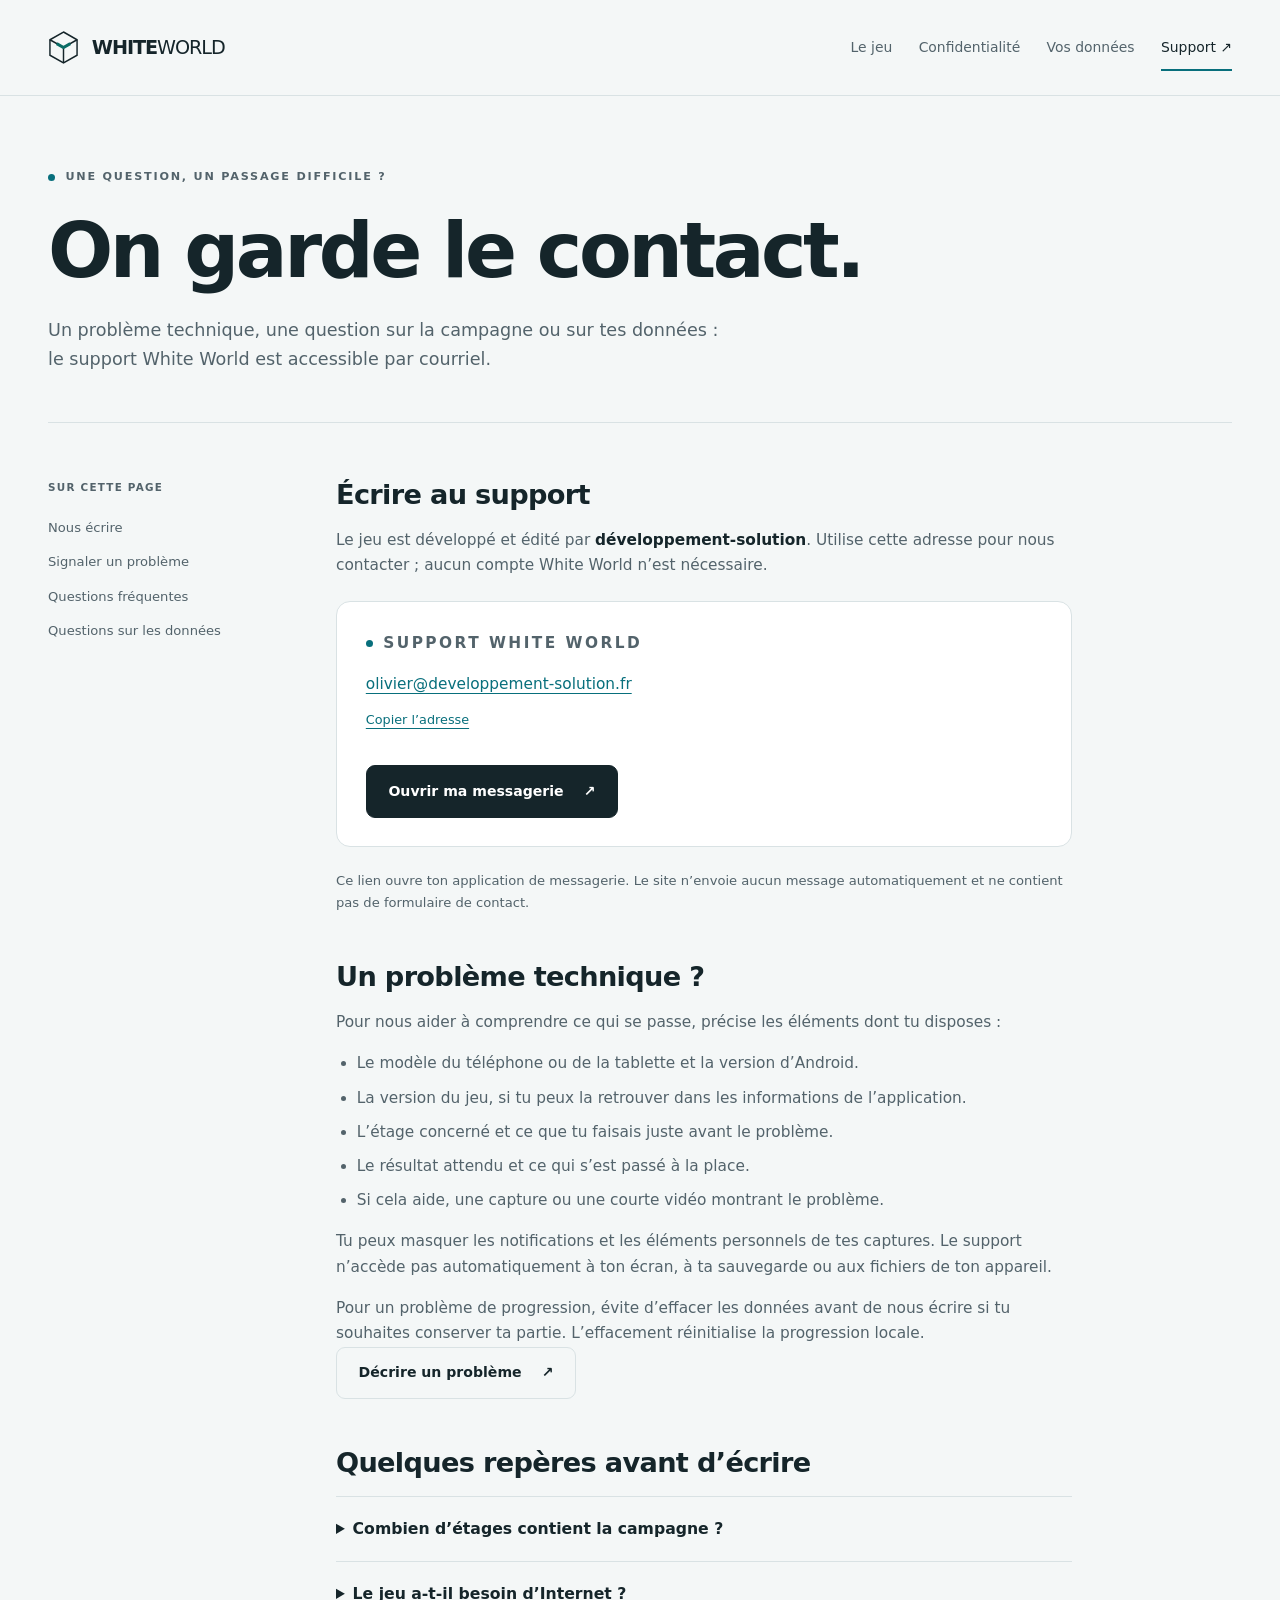
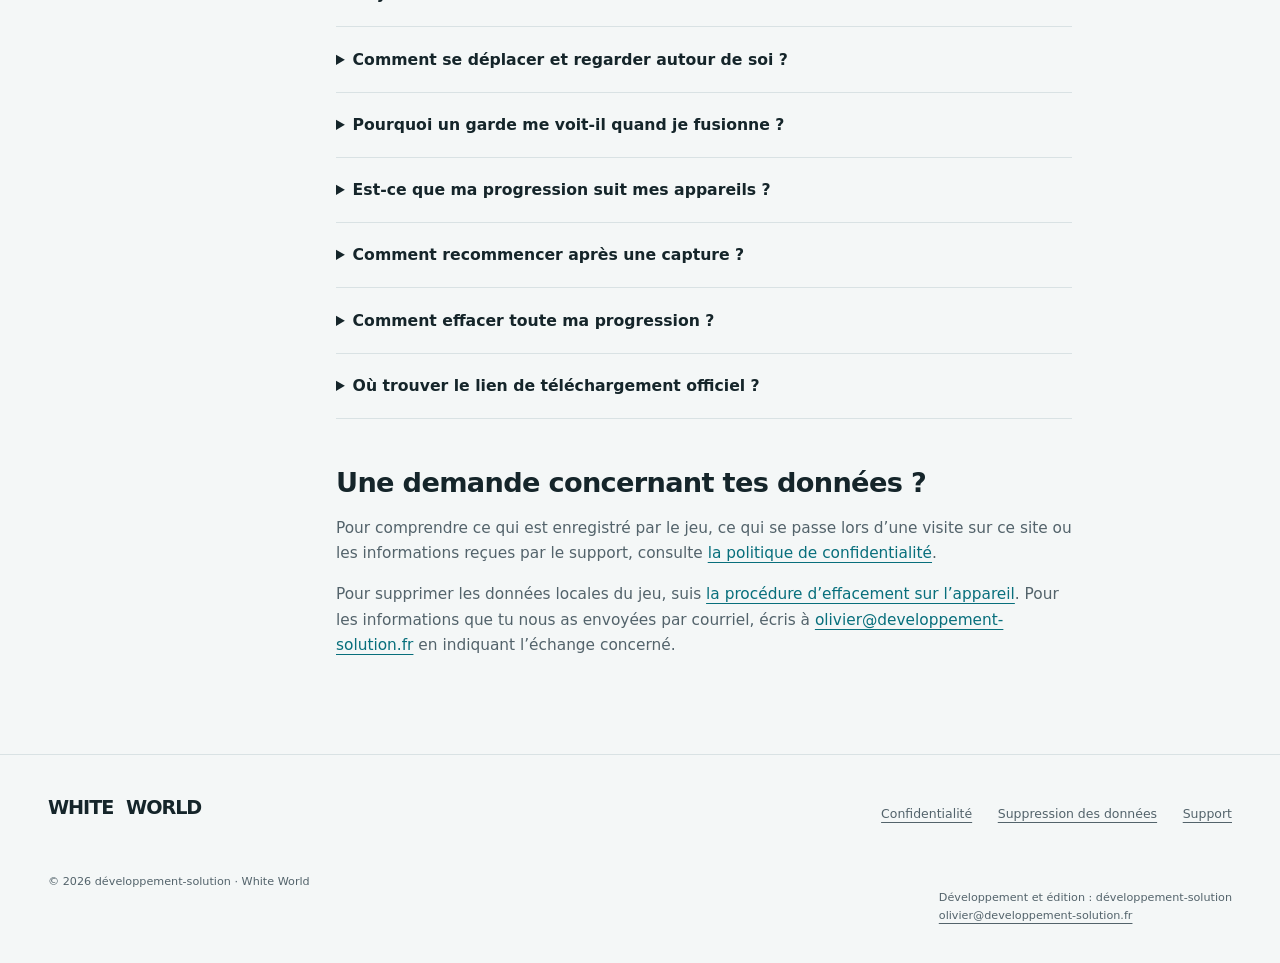
<file: support.html>
<!doctype html>
<html lang="fr">
<head>
  <meta charset="utf-8">
  <meta name="viewport" content="width=device-width, initial-scale=1">
  <meta name="theme-color" content="#f5f7f3">
  <meta name="description" content="Une question ou un problème dans White World ? Contactez développement-solution et retrouvez les réponses utiles sur le jeu et vos données.">
  <meta property="og:type" content="website">
  <meta property="og:locale" content="fr_FR">
  <meta property="og:site_name" content="White World">
  <meta property="og:title" content="Support et contact — White World">
  <meta property="og:description" content="Une question ou un problème dans White World ? Contactez développement-solution et retrouvez les réponses utiles sur le jeu et vos données.">
  <meta property="og:image" content="https://oliv66001.github.io/white-world/social-card.svg">
  <title>Support et contact — White World</title>
  <link rel="icon" href="favicon.svg" type="image/svg+xml">
  <link rel="stylesheet" href="style.css">
  <script src="script.js" defer></script>
  <link rel="canonical" href="https://oliv66001.github.io/white-world/support.html">
</head>
<body>
<a class="skip-link" href="#contenu">Aller au contenu</a>
<header class="site-header">
  <div class="container header-inner">
    <a class="brand" href="index.html" aria-label="White World, accueil">
      <svg class="brand-mark" viewBox="0 0 32 36" aria-hidden="true"><path d="m16 2 14 8v16l-14 8L2 26V10Z" fill="none" stroke="currentColor" stroke-width="1.5"/><path d="m2 10 14 8 14-8M16 18v16" fill="none" stroke="currentColor" stroke-width="1.5"/><path d="m9 14 7 4 7-4" fill="none" stroke="#096c65" stroke-width="3"/></svg>
      <span>WHITE<span>WORLD</span></span>
    </a>
    <button class="nav-toggle" type="button" aria-controls="navigation" aria-expanded="false" aria-label="Ouvrir le menu" hidden><svg viewBox="0 0 24 24" fill="none" stroke="currentColor" stroke-width="1.5" aria-hidden="true"><path d="M4 7h16M4 12h16M4 17h16"/></svg></button>
    <nav class="site-nav" id="navigation" aria-label="Navigation principale">
      <a href="index.html">Le jeu</a>
      <a href="privacy.html">Confidentialité</a>
      <a href="delete-account.html">Vos données</a>
      <a href="support.html" aria-current="page">Support <span aria-hidden="true">↗</span></a>
    </nav>
  </div>
</header>

<main id="contenu">
  <section class="container page-hero"><p class="eyebrow">Une question, un passage difficile ?</p><h1>On garde le contact.</h1><p class="page-intro">Un problème technique, une question sur la campagne ou sur tes données : le support White World est accessible par courriel.</p></section>
  <div class="container document-grid">
    <nav class="toc" aria-label="Sommaire du support"><strong>Sur cette page</strong><a href="#contact">Nous écrire</a><a href="#signaler">Signaler un problème</a><a href="#questions">Questions fréquentes</a><a href="#donnees">Questions sur les données</a></nav>
    <article class="prose">
      <section id="contact"><h2>Écrire au support</h2><p>Le jeu est développé et édité par <strong>développement-solution</strong>. Utilise cette adresse pour nous contacter ; aucun compte White World n’est nécessaire.</p><div class="contact-card"><p class="eyebrow">Support White World</p><p class="contact-address"><a href="mailto:olivier@developpement-solution.fr?subject=White%20World%20%E2%80%94%20support">olivier@developpement-solution.fr</a></p><button class="copy-button" type="button" data-copy-email="olivier@developpement-solution.fr" hidden>Copier l’adresse</button><p class="copy-status" data-copy-status role="status" aria-live="polite"></p><a class="button" href="mailto:olivier@developpement-solution.fr?subject=White%20World%20%E2%80%94%20support">Ouvrir ma messagerie <span aria-hidden="true">↗</span></a></div><p class="inline-note">Ce lien ouvre ton application de messagerie. Le site n’envoie aucun message automatiquement et ne contient pas de formulaire de contact.</p></section>
      <section id="signaler"><h2>Un problème technique ?</h2><p>Pour nous aider à comprendre ce qui se passe, précise les éléments dont tu disposes :</p><ul><li>Le modèle du téléphone ou de la tablette et la version d’Android.</li><li>La version du jeu, si tu peux la retrouver dans les informations de l’application.</li><li>L’étage concerné et ce que tu faisais juste avant le problème.</li><li>Le résultat attendu et ce qui s’est passé à la place.</li><li>Si cela aide, une capture ou une courte vidéo montrant le problème.</li></ul><p>Tu peux masquer les notifications et les éléments personnels de tes captures. Le support n’accède pas automatiquement à ton écran, à ta sauvegarde ou aux fichiers de ton appareil.</p><p>Pour un problème de progression, évite d’effacer les données avant de nous écrire si tu souhaites conserver ta partie. L’effacement réinitialise la progression locale.</p><a class="button secondary" href="mailto:olivier@developpement-solution.fr?subject=White%20World%20%E2%80%94%20probl%C3%A8me%20technique">Décrire un problème <span aria-hidden="true">↗</span></a></section>
      <section id="questions"><h2>Quelques repères avant d’écrire</h2><div class="faq"><details><summary>Combien d’étages contient la campagne ?</summary><p>La campagne de White World compte <strong>60 étages</strong>. L’ascension combine infiltration, pouvoirs, mécanismes et libération des prisonniers.</p></details><details><summary>Le jeu a-t-il besoin d’Internet ?</summary><p>Le jeu fonctionne hors connexion. Ouvrir ce site ou envoyer un courriel au support utilise, en revanche, une connexion Internet.</p></details><details><summary>Comment se déplacer et regarder autour de soi ?</summary><p>Le joystick tactile à gauche sert à avancer. Un glissement à droite oriente la caméra. Les boutons à l’écran permettent d’interagir, de sauter, de se fondre dans un mur et d’utiliser les pouvoirs disponibles.</p></details><details><summary>Pourquoi un garde me voit-il quand je fusionne ?</summary><p>Les gardes violets sont des détecteurs : ils reconnaissent le camouflage. Face à eux, utilise les obstacles et les angles morts pour couper leur ligne de vue.</p></details><details><summary>Est-ce que ma progression suit mes appareils ?</summary><p>La progression est enregistrée localement, sans compte ni synchronisation assurée par White World. Chaque installation possède sa propre sauvegarde. Les éventuelles fonctions de sauvegarde du système dépendent des réglages de ton appareil.</p></details><details><summary>Comment recommencer après une capture ?</summary><p>L’écran de défaite propose de recommencer l’étage. La progression validée dans les étages précédents est conservée.</p></details><details><summary>Comment effacer toute ma progression ?</summary><p>Utilise <strong>Options → Confidentialité et données → Effacer mes données</strong>, ou l’effacement du stockage de l’application dans Android. Consulte <a href="delete-account.html">la procédure complète</a> avant de confirmer.</p></details><details><summary>Où trouver le lien de téléchargement officiel ?</summary><p>Un lien de distribution sera ajouté à ce site lorsqu’il sera disponible. Aucun lien de boutique non vérifié n’est proposé ici.</p></details></div></section>
      <section id="donnees"><h2>Une demande concernant tes données ?</h2><p>Pour comprendre ce qui est enregistré par le jeu, ce qui se passe lors d’une visite sur ce site ou les informations reçues par le support, consulte <a href="privacy.html">la politique de confidentialité</a>.</p><p>Pour supprimer les données locales du jeu, suis <a href="delete-account.html">la procédure d’effacement sur l’appareil</a>. Pour les informations que tu nous as envoyées par courriel, écris à <a href="mailto:olivier@developpement-solution.fr?subject=White%20World%20%E2%80%94%20demande%20concernant%20mes%20donn%C3%A9es">olivier@developpement-solution.fr</a> en indiquant l’échange concerné.</p></section>
    </article>
  </div>
</main>

<footer class="site-footer"><div class="container"><div class="footer-top"><a class="brand" href="index.html">WHITE<span>WORLD</span></a><nav class="footer-links" aria-label="Liens de pied de page"><a href="privacy.html">Confidentialité</a><a href="delete-account.html">Suppression des données</a><a href="support.html">Support</a></nav></div><div class="footer-bottom"><p>© 2026 développement-solution · White World</p><p>Développement et édition : développement-solution<br><a href="mailto:olivier@developpement-solution.fr">olivier@developpement-solution.fr</a></p></div></div></footer>
</body>
</html>
</file>
<file: style.css>
:root{--paper:#f4f7f7;--white:#fff;--ink:#15252a;--muted:#53636b;--line:#d9e2e4;--accent:#086f7c;--accent-soft:#e0f1f3;--radius:20px;--measure:74rem;color-scheme:light;font-family:Inter,ui-sans-serif,system-ui,-apple-system,BlinkMacSystemFont,"Segoe UI",sans-serif;font-synthesis:none}
*{box-sizing:border-box}html{scroll-behavior:smooth;scroll-padding-top:6rem}body{margin:0;background:var(--paper);color:var(--ink);font-size:1rem;line-height:1.65}button,input,textarea{font:inherit}button,a{-webkit-tap-highlight-color:transparent}button{cursor:pointer}a{color:var(--accent);text-decoration-thickness:1px;text-underline-offset:4px}a:hover{text-decoration-thickness:2px}a:focus-visible,button:focus-visible,summary:focus-visible{outline:3px solid var(--accent);outline-offset:5px;border-radius:4px}[hidden]{display:none!important}img,svg{display:block;max-width:100%}h1,h2,h3,p{margin:0}h1,h2,h3{font-weight:650;line-height:1.06;letter-spacing:-.045em}h1{font-size:clamp(3.5rem,7.3vw,6.6rem)}h2{font-size:clamp(2.15rem,4vw,3.6rem)}h3{font-size:1.35rem;letter-spacing:-.025em}p+p{margin-top:1rem}ul,ol{padding-left:1.3rem}li+li{margin-top:.55rem}.container{width:min(var(--measure),calc(100% - 4rem));margin-inline:auto}.skip-link{position:fixed;top:.75rem;left:1rem;z-index:100;padding:.8rem 1rem;background:var(--ink);color:white;transform:translateY(-180%)}.skip-link:focus{transform:none}.site-header{min-height:6rem;display:flex;align-items:center;border-bottom:1px solid var(--line);position:relative;z-index:20;background:var(--paper)}.header-inner{display:flex;align-items:center;justify-content:space-between;gap:2rem}.brand{display:flex;align-items:center;gap:.8rem;text-decoration:none;color:var(--ink);font-size:1.2rem;letter-spacing:-.055em;font-weight:750;white-space:nowrap}.brand-mark{width:31px;height:35px}.brand span span{font-weight:400}.site-nav{display:flex;gap:1.65rem;align-items:center}.site-nav a{font-size:.87rem;text-decoration:none;color:var(--muted);padding:.65rem 0}.site-nav a:hover,.site-nav a[aria-current=page]{color:var(--ink)}.site-nav a[aria-current=page]{box-shadow:0 2px var(--accent)}.nav-toggle{display:none;width:46px;height:46px;border:1px solid var(--line);background:transparent;border-radius:50%;place-items:center;color:var(--ink)}.nav-toggle svg{width:20px}.hero{min-height:calc(100svh - 6rem);display:grid;grid-template-columns:.95fr 1.05fr;align-items:center;gap:1.5rem;padding-block:4.5rem 3.5rem}.eyebrow{font-size:.7rem;letter-spacing:.16em;text-transform:uppercase;font-weight:700;display:flex;align-items:center;gap:.65rem;color:var(--muted)}.eyebrow:before{content:"";width:7px;height:7px;border-radius:50%;background:var(--accent);flex-shrink:0}.hero h1{margin-top:1.6rem}.hero h1 em{font-style:normal;color:var(--accent)}.hero-copy{max-width:28rem;color:var(--muted);font-size:1.06rem;margin-top:1.8rem}.button-row{display:flex;flex-wrap:wrap;gap:.85rem;margin-top:2rem}.button{display:inline-flex;align-items:center;justify-content:center;gap:1.25rem;min-height:52px;padding:.85rem 1.35rem;border-radius:9px;background:var(--ink);border:1px solid var(--ink);color:white;text-decoration:none;font-size:.88rem;font-weight:600}.button:hover{background:var(--accent);border-color:var(--accent);text-decoration:none}.button.secondary{background:transparent;color:var(--ink);border-color:var(--line)}.button.secondary:hover{background:var(--white);border-color:var(--ink)}.button-arrow{font-size:1.2rem}.release-note{font-size:.74rem;color:var(--muted);margin-top:1.15rem;max-width:29rem}.hero-art{position:relative;margin:0;min-width:0}.hero-art>svg{width:100%;height:auto;overflow:visible}.art-label{position:absolute;top:2%;right:0;border:1px solid var(--line);background:rgb(255 255 255/.84);border-radius:30px;display:flex;align-items:center;gap:.5rem;padding:.5rem .85rem;font-size:.67rem;letter-spacing:.07em;text-transform:uppercase}.art-label:before{content:"";width:6px;height:6px;border-radius:50%;background:var(--accent)}.hero-art figcaption{font-size:.69rem;color:var(--muted);text-align:center;margin-top:-1rem}.metrics{border-top:1px solid var(--line);border-bottom:1px solid var(--line);display:grid;grid-template-columns:repeat(3,1fr);padding-block:1.65rem;margin-bottom:6rem}.metric{display:flex;align-items:center;gap:1rem;padding-inline:2rem;border-right:1px solid var(--line)}.metric:first-child{padding-left:0}.metric:last-child{border:0}.metric strong{font-size:2.5rem;line-height:1;letter-spacing:-.07em;font-weight:550}.metric span{font-size:.8rem;line-height:1.45;color:var(--muted)}.section{padding-block:1rem 6.5rem}.section-heading{display:grid;grid-template-columns:1fr 1fr;gap:3rem;align-items:end;margin-bottom:2.6rem}.section-heading .eyebrow{margin-bottom:1rem}.section-heading>p{max-width:29rem;color:var(--muted);justify-self:end}.mechanics{display:grid;grid-template-columns:repeat(3,1fr);gap:1rem}.mechanic{padding:2rem;background:var(--white);border:1px solid var(--line);border-radius:var(--radius)}.card-index{display:block;font-size:.7rem;letter-spacing:.12em;color:var(--muted);margin-bottom:2rem}.mechanic p{font-size:.9rem;color:var(--muted);margin-top:.95rem}.mechanic svg{height:140px;width:100%;margin-bottom:1.5rem}.story-band{padding:3.2rem;border-radius:var(--radius);background:var(--ink);color:var(--white);display:grid;grid-template-columns:1.15fr .85fr;gap:3rem;align-items:center;margin-bottom:6.5rem}.story-band h2{font-size:clamp(2rem,3.5vw,3.2rem)}.story-band p{color:#c8d5cf;font-size:.95rem}.story-band .eyebrow{color:#b6cfc4;margin-bottom:1.4rem}.guard-list{display:flex;flex-wrap:wrap;gap:.7rem;margin-top:1.3rem}.guard-tag{display:flex;align-items:center;gap:.5rem;border:1px solid #57736a;border-radius:30px;padding:.4rem .65rem;font-size:.72rem;color:#e7eee9}.guard-tag i{width:8px;height:8px;border-radius:50%;background:var(--guard);border:1px solid rgb(255 255 255/.6)}.care-grid{display:grid;grid-template-columns:repeat(3,1fr);gap:1.5rem}.care-card{border-top:1px solid var(--line);padding-top:1.4rem}.care-card .care-icon{font-size:1.35rem;margin-bottom:1.2rem;color:var(--accent)}.care-card p{color:var(--muted);font-size:.88rem;margin-block:.8rem 1rem}.care-card a{font-size:.87rem}.site-footer{border-top:1px solid var(--line);padding-block:2.3rem}.footer-top{display:flex;align-items:start;justify-content:space-between;gap:2rem}.footer-links{display:flex;flex-wrap:wrap;gap:1rem 1.6rem}.footer-links a{font-size:.78rem;color:var(--muted)}.footer-bottom{display:flex;justify-content:space-between;gap:1.5rem;margin-top:2.3rem;font-size:.7rem;color:var(--muted)}.footer-bottom a{color:inherit}.page-hero{padding-block:4.5rem 3rem;border-bottom:1px solid var(--line)}.page-hero h1{font-size:clamp(2.8rem,6vw,5rem);max-width:58rem;margin-top:1.5rem}.page-intro{font-size:1.1rem;color:var(--muted);max-width:42rem;margin-top:1.5rem}.updated{font-size:.78rem;color:var(--muted);margin-top:1.5rem}.document-grid{display:grid;grid-template-columns:14rem 1fr;gap:4rem;padding-block:3.5rem 6rem}.toc{font-size:.82rem;align-self:start;position:sticky;top:2rem}.toc strong{display:block;margin-bottom:.9rem;color:var(--muted);font-size:.65rem;text-transform:uppercase;letter-spacing:.12em}.toc a{display:block;padding:.4rem 0;color:var(--muted);text-decoration:none}.toc a:hover{color:var(--accent);text-decoration:underline}.prose{max-width:46rem;min-width:0;overflow-wrap:anywhere}.prose section+section{margin-top:3rem}.prose h2{font-size:1.7rem;letter-spacing:-.025em;margin-bottom:1.1rem;line-height:1.15}.prose h3{font-size:1.15rem;margin-block:1.6rem .8rem;line-height:1.3}.prose p,.prose li{font-size:.96rem;color:var(--muted)}.prose strong{color:var(--ink);font-weight:650}.prose code{font-family:ui-monospace,SFMono-Regular,Consolas,monospace;font-size:.82em;padding:.15em .3em;background:#e7ece6;border-radius:4px;overflow-wrap:anywhere}.callout{padding:1.5rem 1.7rem;background:var(--accent-soft);border-radius:12px;margin-bottom:2.5rem;border-left:3px solid var(--accent)}.callout p,.callout li{color:#244d43}.callout strong{display:block;margin-bottom:.4rem}.callout .button{margin-top:1rem}.data-table{width:100%;border-collapse:collapse;font-size:.86rem;margin-top:1.2rem}.data-table th,.data-table td{text-align:left;vertical-align:top;padding:1rem .9rem;border-bottom:1px solid var(--line)}.data-table th{background:#e9eee8;font-weight:650}.data-table td{color:var(--muted)}.table-wrap{overflow:auto}.steps{list-style:none;padding:0;counter-reset:steps;margin-block:1.5rem}.steps li{position:relative;padding:0 0 1.5rem 3.5rem;counter-increment:steps;border-left:1px solid var(--line);margin-left:1rem}.steps li:before{content:counter(steps);position:absolute;left:-1rem;top:-.1rem;width:2rem;height:2rem;background:var(--paper);border:1px solid var(--line);border-radius:50%;display:grid;place-items:center;font-size:.8rem;color:var(--ink)}.steps li:last-child{border:0;padding-bottom:0}.steps li>strong:first-child{display:block;margin-bottom:.3rem}.contact-card{padding:1.8rem;border:1px solid var(--line);border-radius:14px;background:var(--white);margin-block:1.4rem}.contact-address{font-size:clamp(1rem,2vw,1.35rem);overflow-wrap:anywhere}.copy-button{border:0;background:transparent;color:var(--accent);font-size:.8rem;text-decoration:underline;text-underline-offset:4px;padding:.7rem 0;min-height:44px}.copy-status{font-size:.8rem!important;min-height:1.5rem}.faq{border-top:1px solid var(--line)}.faq details{border-bottom:1px solid var(--line);padding-block:1.2rem}.faq summary{cursor:pointer;font-size:.98rem;font-weight:600;padding-right:1rem}.faq details p{margin-top:1rem}.inline-note{font-size:.82rem!important}.back-link{font-size:.82rem;margin-bottom:2rem;display:inline-block}.signal{animation:signal-pulse 4s ease-in-out infinite;transform-origin:center}@keyframes signal-pulse{0%,100%{opacity:.35}50%{opacity:.9}}
@media(min-width:1600px){.hero{min-height:780px}}
@media(max-width:1000px){.site-nav{gap:1rem}.hero{padding-block:3.5rem;gap:0}.hero h1{font-size:clamp(3.2rem,7.1vw,5rem)}.hero-copy{font-size:.98rem}.mechanic{padding:1.5rem}.document-grid{grid-template-columns:11rem 1fr;gap:2.5rem}.story-band{padding:2.4rem;gap:2rem}.metric{padding-inline:1.3rem}.metric strong{font-size:2.1rem}}
@media(max-width:760px){.container{width:calc(100% - 2.5rem)}.site-header{min-height:5rem}.header-inner{gap:1rem}.brand{font-size:1.1rem}.site-nav{flex-wrap:wrap;gap:.5rem 1rem}.site-nav a{font-size:.78rem}.js .nav-toggle{display:grid}.js .site-nav{display:none;position:absolute;top:calc(100% - 1px);left:0;right:0;padding:1.2rem;background:var(--paper);border-bottom:1px solid var(--line);box-shadow:0 12px 14px rgb(25 41 40/.04)}.js .site-nav[data-open=true]{display:flex;flex-direction:column;align-items:stretch;gap:0}.js .site-nav a{font-size:1rem;min-height:48px;padding:.7rem}.js .site-nav a[aria-current=page]{box-shadow:none;font-weight:650}.hero{grid-template-columns:1fr;min-height:0;padding-block:3.25rem 2rem}.hero h1{font-size:clamp(3.6rem,13vw,5.8rem);max-width:38rem}.hero-copy{max-width:32rem;font-size:1rem}.hero-art{max-width:34rem;width:100%;margin:2.4rem auto 0}.art-label{right:.5rem}.hero-art figcaption{margin-top:-.8rem}.metrics{padding-block:1.4rem;margin-bottom:4rem}.metric{display:block;padding-inline:1rem}.metric strong{display:block;font-size:2rem;margin-bottom:.6rem}.metric span{font-size:.72rem}.section{padding-bottom:4rem}.section-heading{grid-template-columns:1fr;gap:1.2rem;margin-bottom:1.8rem}.section-heading>p{justify-self:start}.mechanics{grid-template-columns:1fr}.mechanic{padding:1.7rem;display:grid;grid-template-columns:1fr 1.1fr;gap:0 1.5rem;align-items:center}.mechanic .card-index{grid-column:1/-1;margin-bottom:1rem}.mechanic svg{grid-column:1;grid-row:2/4;height:145px;margin:0}.mechanic h3,.mechanic p{grid-column:2}.mechanic p{font-size:.85rem}.story-band{grid-template-columns:1fr;padding:2rem;gap:1.6rem;margin-bottom:4rem}.care-grid{grid-template-columns:1fr;gap:1.8rem}.care-card{padding-top:1.2rem}.care-card .care-icon{margin-bottom:.7rem}.footer-top,.footer-bottom{flex-direction:column;gap:1.5rem}.footer-bottom{margin-top:1.7rem}.footer-links{gap:.7rem 1.2rem}.page-hero{padding-block:3.25rem 2.5rem}.page-hero h1{font-size:clamp(2.8rem,11vw,4.5rem)}.page-intro{font-size:1rem}.document-grid{grid-template-columns:1fr;gap:2rem;padding-block:2rem 4rem}.toc{position:static;border-bottom:1px solid var(--line);padding-bottom:1.3rem;display:flex;gap:.3rem 1rem;flex-wrap:wrap}.toc strong{width:100%;margin-bottom:.3rem}.toc a{font-size:.8rem}.prose{max-width:none}.data-table{min-width:33rem}.callout{padding:1.2rem 1.35rem}.contact-card{padding:1.3rem}.site-footer{padding-block:2rem}}
@media(max-width:390px){.container{width:calc(100% - 2rem)}.hero h1{font-size:3.4rem}.button-row{flex-direction:column;align-items:stretch}.button{width:100%}.mechanic{grid-template-columns:1fr}.mechanic svg{grid-column:1;grid-row:auto;max-width:210px;margin-inline:auto;margin-bottom:1rem}.mechanic h3,.mechanic p{grid-column:1}.metric{padding-inline:.7rem}.metric strong{font-size:1.7rem}.metric span{font-size:.67rem}.story-band{padding:1.5rem}}
@media(prefers-reduced-motion:reduce){html{scroll-behavior:auto}*,*:before,*:after{animation:none!important;transition:none!important}}
@media print{.site-header,.site-footer,.toc,.button-row,.nav-toggle,.skip-link{display:none}.document-grid{display:block;padding:1rem 0}.container{width:100%}body{background:white;color:black}.page-hero{padding-block:1rem}.prose{max-width:none}a{color:black;text-decoration:underline}.callout{border:1px solid #aaa;background:white}}

.footer-links a{min-height:44px;display:inline-flex;align-items:center}
</file>
